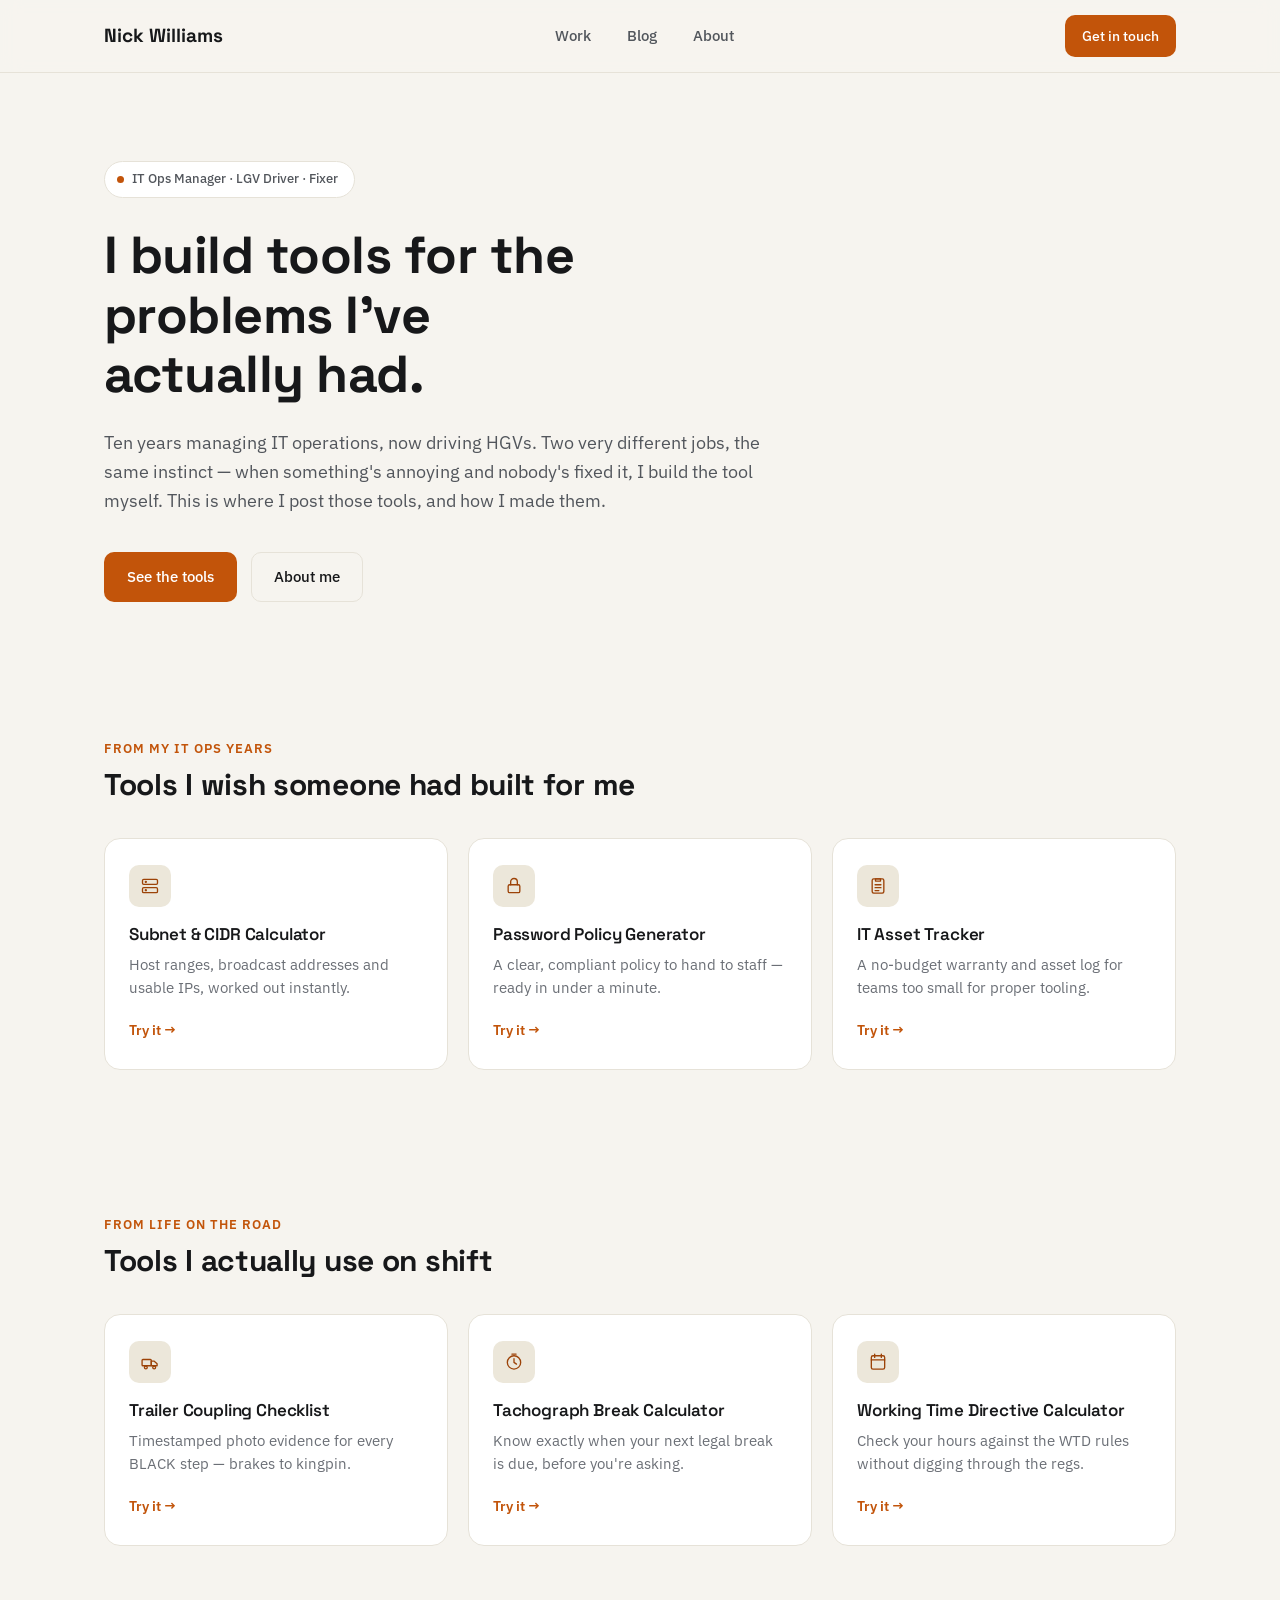
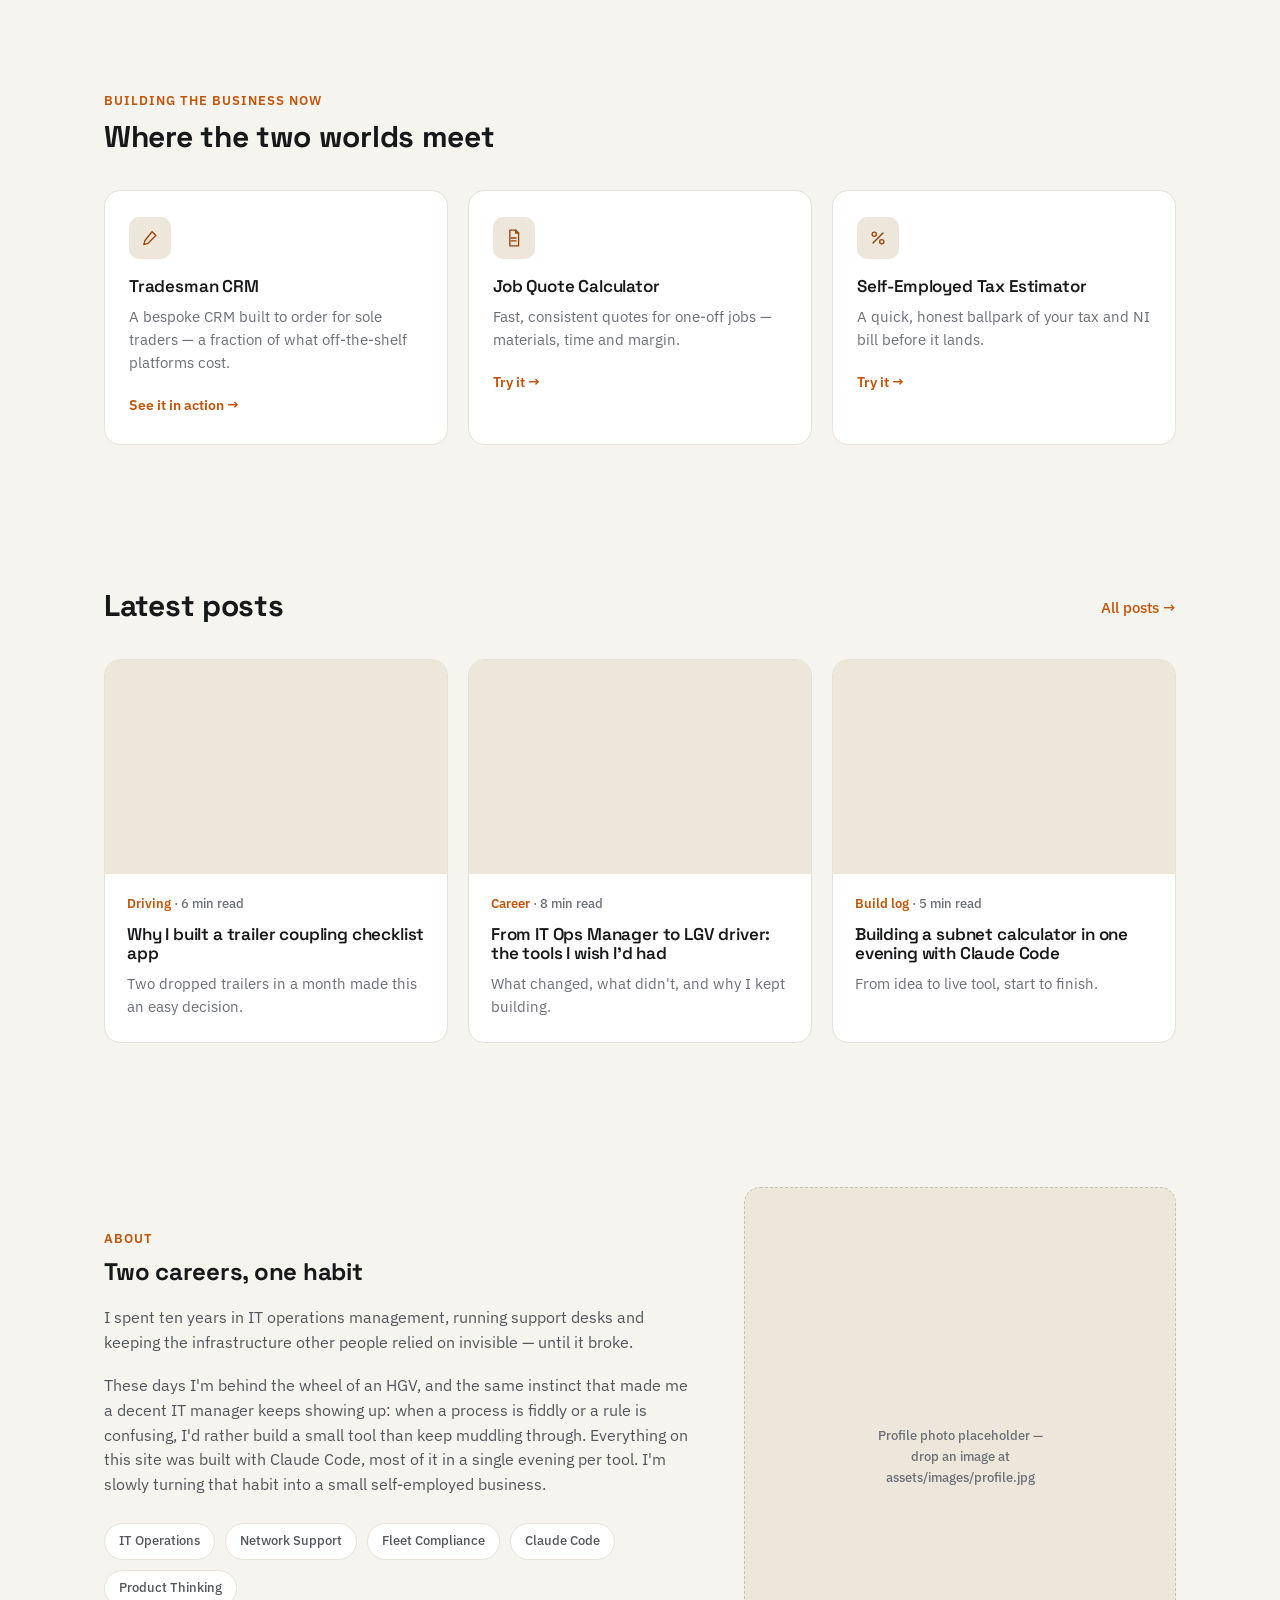
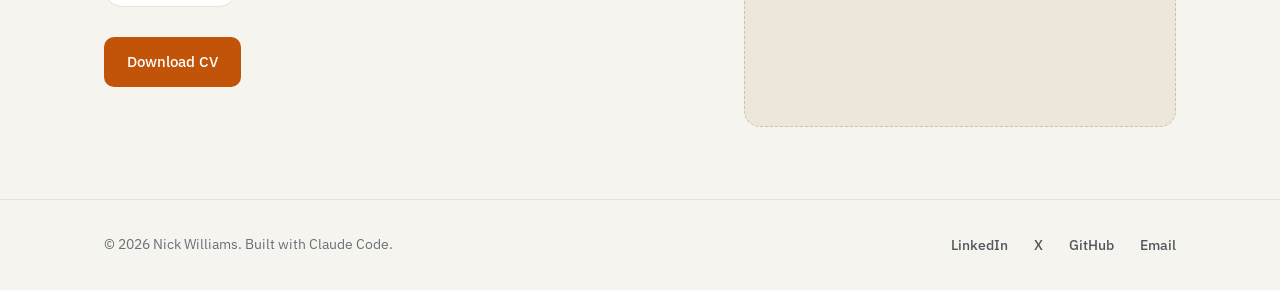
<file: index.html>
<!doctype html>
<html lang="en">
<head>
<meta charset="UTF-8">
<meta name="viewport" content="width=device-width, initial-scale=1">
<title>Nick Williams — IT Ops Manager turned LGV driver, building tools</title>
<meta name="description" content="Tools built from ten years in IT operations and life as an LGV driver — plus the story of building them, one evening at a time.">

<!-- TODO: replace with your real domain once chosen, here and in scripts/build.js's SITE_URL constant -->
<link rel="canonical" href="https://your-domain.example/">

<meta property="og:type" content="website">
<meta property="og:site_name" content="Nick Williams">
<meta property="og:title" content="Nick Williams — tools built from IT Ops and life on the road">
<meta property="og:description" content="Tools built from ten years in IT operations and life as an LGV driver — plus the story of building them, one evening at a time.">
<meta property="og:url" content="https://your-domain.example/">
<meta property="og:image" content="https://your-domain.example/assets/images/profile.jpg">
<meta name="twitter:card" content="summary_large_image">
<meta name="twitter:title" content="Nick Williams — tools built from IT Ops and life on the road">
<meta name="twitter:description" content="Tools built from ten years in IT operations and life as an LGV driver — plus the story of building them, one evening at a time.">
<meta name="twitter:image" content="https://your-domain.example/assets/images/profile.jpg">

<link rel="preconnect" href="https://fonts.googleapis.com">
<link rel="preconnect" href="https://fonts.gstatic.com" crossorigin>
<link href="https://fonts.googleapis.com/css2?family=Space+Grotesk:wght@600;700&family=IBM+Plex+Sans:wght@400;500&display=swap" rel="stylesheet">

<link rel="stylesheet" href="css/style.css">
<link rel="icon" type="image/svg+xml" href="assets/icons/favicon.svg">

<script type="application/ld+json">
{
  "@context": "https://schema.org",
  "@type": "Person",
  "name": "Nick Williams",
  "jobTitle": "LGV Driver & Tool Builder",
  "description": "Ex-IT Operations Manager, now an LGV driver, building tools that solve problems from both careers.",
  "url": "https://your-domain.example/",
  "knowsAbout": ["IT Operations", "Network Support", "Fleet Compliance", "Product Thinking"],
  "sameAs": []
}
</script>
</head>
<body>

<nav class="site-nav">
  <div class="wrap">
    <a href="#" class="brand">Nick Williams</a>
    <ul class="nav-links">
      <li><a href="#work">Work</a></li>
      <li><a href="blog/">Blog</a></li>
      <li><a href="#about">About</a></li>
    </ul>
    <div class="nav-right">
      <!-- TODO: point at a real inbox -->
      <a class="btn btn-primary btn-small" href="mailto:hello@example.com">Get in touch</a>
      <button class="nav-toggle" aria-label="Toggle menu" aria-expanded="false">
        <svg viewBox="0 0 24 24" fill="none" stroke="currentColor" stroke-width="1.8" stroke-linecap="round" aria-hidden="true"><line x1="3" y1="6" x2="21" y2="6"/><line x1="3" y1="12" x2="21" y2="12"/><line x1="3" y1="18" x2="21" y2="18"/></svg>
      </button>
    </div>
  </div>
</nav>

<header class="hero">
  <div class="wrap">
    <span class="pill"><span class="dot"></span>IT Ops Manager · LGV Driver · Fixer</span>
    <h1>I build tools for the problems I've actually had.</h1>
    <p class="lede">Ten years managing IT operations, now driving HGVs. Two very different jobs, the same instinct — when something's annoying and nobody's fixed it, I build the tool myself. This is where I post those tools, and how I made them.</p>
    <div class="actions">
      <a href="#work" class="btn btn-primary">See the tools</a>
      <a href="#about" class="btn btn-secondary">About me</a>
    </div>
  </div>
</header>

<main>

  <section class="tools-section" id="work">
    <div class="wrap">

      <div class="section-head">
        <div>
          <span class="eyebrow">From my IT Ops years</span>
          <h2>Tools I wish someone had built for me</h2>
        </div>
      </div>

      <div class="card-grid">

        <a href="tools/subnet-calculator/" class="tool-card">
          <span class="icon-chip">
            <svg viewBox="0 0 24 24" fill="none" stroke="currentColor" stroke-width="1.6" stroke-linecap="round" stroke-linejoin="round" aria-hidden="true">
              <rect x="3" y="4" width="18" height="6" rx="1.5"/><rect x="3" y="14" width="18" height="6" rx="1.5"/>
              <circle cx="7" cy="7" r="0.6" fill="currentColor"/><circle cx="7" cy="17" r="0.6" fill="currentColor"/>
            </svg>
          </span>
          <h3>Subnet &amp; CIDR Calculator</h3>
          <p>Host ranges, broadcast addresses and usable IPs, worked out instantly.</p>
          <span class="try-link">Try it →</span>
        </a>

        <a href="tools/password-policy-generator/" class="tool-card">
          <span class="icon-chip">
            <svg viewBox="0 0 24 24" fill="none" stroke="currentColor" stroke-width="1.6" stroke-linecap="round" stroke-linejoin="round" aria-hidden="true">
              <rect x="5" y="10.5" width="14" height="9.5" rx="1.8"/><path d="M8 10.5V7a4 4 0 0 1 8 0v3.5"/>
            </svg>
          </span>
          <h3>Password Policy Generator</h3>
          <p>A clear, compliant policy to hand to staff — ready in under a minute.</p>
          <span class="try-link">Try it →</span>
        </a>

        <a href="tools/asset-tracker/" class="tool-card">
          <span class="icon-chip">
            <svg viewBox="0 0 24 24" fill="none" stroke="currentColor" stroke-width="1.6" stroke-linecap="round" stroke-linejoin="round" aria-hidden="true">
              <rect x="5" y="3.5" width="14" height="17" rx="1.8"/><path d="M9 3.5h6v2.6H9z"/><line x1="8.5" y1="10.5" x2="15.5" y2="10.5"/><line x1="8.5" y1="14" x2="15.5" y2="14"/><line x1="8.5" y1="17.5" x2="13" y2="17.5"/>
            </svg>
          </span>
          <h3>IT Asset Tracker</h3>
          <p>A no-budget warranty and asset log for teams too small for proper tooling.</p>
          <span class="try-link">Try it →</span>
        </a>

      </div>
    </div>
  </section>

  <section class="tools-section">
    <div class="wrap">

      <div class="section-head">
        <div>
          <span class="eyebrow">From life on the road</span>
          <h2>Tools I actually use on shift</h2>
        </div>
      </div>

      <div class="card-grid">

        <a href="https://safecouple.app" class="tool-card">
          <span class="icon-chip">
            <svg viewBox="0 0 24 24" fill="none" stroke="currentColor" stroke-width="1.6" stroke-linecap="round" stroke-linejoin="round" aria-hidden="true">
              <rect x="2.5" y="9" width="11" height="7.5" rx="1"/><path d="M13.5 11h3.6l3.4 3v2.5h-7z"/><circle cx="7" cy="18.5" r="1.7"/><circle cx="17" cy="18.5" r="1.7"/>
            </svg>
          </span>
          <h3>Trailer Coupling Checklist</h3>
          <p>Timestamped photo evidence for every BLACK step — brakes to kingpin.</p>
          <span class="try-link">Try it →</span>
        </a>

        <a href="tools/tachograph-calculator/" class="tool-card">
          <span class="icon-chip">
            <svg viewBox="0 0 24 24" fill="none" stroke="currentColor" stroke-width="1.6" stroke-linecap="round" stroke-linejoin="round" aria-hidden="true">
              <circle cx="12" cy="12.5" r="8"/><path d="M12 8v4.5l3 2"/><path d="M9.5 2.5h5"/>
            </svg>
          </span>
          <h3>Tachograph Break Calculator</h3>
          <p>Know exactly when your next legal break is due, before you're asking.</p>
          <span class="try-link">Try it →</span>
        </a>

        <a href="tools/wtd-calculator/" class="tool-card">
          <span class="icon-chip">
            <svg viewBox="0 0 24 24" fill="none" stroke="currentColor" stroke-width="1.6" stroke-linecap="round" stroke-linejoin="round" aria-hidden="true">
              <rect x="4" y="4.5" width="16" height="16" rx="2"/><line x1="4" y1="9.5" x2="20" y2="9.5"/><line x1="8" y1="2.5" x2="8" y2="6.5"/><line x1="16" y1="2.5" x2="16" y2="6.5"/>
            </svg>
          </span>
          <h3>Working Time Directive Calculator</h3>
          <p>Check your hours against the WTD rules without digging through the regs.</p>
          <span class="try-link">Try it →</span>
        </a>

      </div>
    </div>
  </section>

  <section class="tools-section">
    <div class="wrap">

      <div class="section-head">
        <div>
          <span class="eyebrow">Building the business now</span>
          <h2>Where the two worlds meet</h2>
        </div>
      </div>

      <div class="card-grid">

        <a href="tools/tradesman-crm/" class="tool-card">
          <span class="icon-chip">
            <svg viewBox="0 0 24 24" fill="none" stroke="currentColor" stroke-width="1.6" stroke-linecap="round" stroke-linejoin="round" aria-hidden="true">
              <path d="M14.5 4.5 19 9l-9.5 9.5L4.5 20l1.5-5z"/>
            </svg>
          </span>
          <h3>Tradesman CRM</h3>
          <p>A bespoke CRM built to order for sole traders — a fraction of what off-the-shelf platforms cost.</p>
          <span class="try-link">See it in action →</span>
        </a>

        <a href="tools/job-quote-calculator/" class="tool-card">
          <span class="icon-chip">
            <svg viewBox="0 0 24 24" fill="none" stroke="currentColor" stroke-width="1.6" stroke-linecap="round" stroke-linejoin="round" aria-hidden="true">
              <path d="M7 2.5h7l3.5 3.5V21.5h-10.5z"/><path d="M14 2.5V6h3.5"/><line x1="8.5" y1="12" x2="14.5" y2="12"/><line x1="8.5" y1="15.5" x2="14.5" y2="15.5"/>
            </svg>
          </span>
          <h3>Job Quote Calculator</h3>
          <p>Fast, consistent quotes for one-off jobs — materials, time and margin.</p>
          <span class="try-link">Try it →</span>
        </a>

        <a href="tools/tax-estimator/" class="tool-card">
          <span class="icon-chip">
            <svg viewBox="0 0 24 24" fill="none" stroke="currentColor" stroke-width="1.6" stroke-linecap="round" stroke-linejoin="round" aria-hidden="true">
              <circle cx="7.5" cy="7.5" r="2.5"/><circle cx="16.5" cy="16.5" r="2.5"/><line x1="6" y1="18" x2="18" y2="6"/>
            </svg>
          </span>
          <h3>Self-Employed Tax Estimator</h3>
          <p>A quick, honest ballpark of your tax and NI bill before it lands.</p>
          <span class="try-link">Try it →</span>
        </a>

      </div>
    </div>
  </section>

  <section id="blog">
    <div class="wrap">
      <div class="section-head">
        <h2>Latest posts</h2>
        <a href="blog/" class="head-link">All posts →</a>
      </div>

      <!-- LATEST_POSTS_START: regenerated by scripts/build.js from posts/*.md, do not hand-edit -->
      <div class="blog-grid">

        <a href="blog/why-i-built-a-trailer-coupling-checklist-app.html" class="post-card">
          <div class="post-thumb"></div>
          <div class="post-body">
            <p class="post-meta"><span class="cat">Driving</span> · 6 min read</p>
            <h3>Why I built a trailer coupling checklist app</h3>
            <p class="excerpt">Two dropped trailers in a month made this an easy decision.</p>
          </div>
        </a>

        <a href="blog/it-ops-manager-to-lgv-driver.html" class="post-card">
          <div class="post-thumb"></div>
          <div class="post-body">
            <p class="post-meta"><span class="cat">Career</span> · 8 min read</p>
            <h3>From IT Ops Manager to LGV driver: the tools I wish I'd had</h3>
            <p class="excerpt">What changed, what didn't, and why I kept building.</p>
          </div>
        </a>

        <a href="blog/subnet-calculator-build-log.html" class="post-card">
          <div class="post-thumb"></div>
          <div class="post-body">
            <p class="post-meta"><span class="cat">Build log</span> · 5 min read</p>
            <h3>Building a subnet calculator in one evening with Claude Code</h3>
            <p class="excerpt">From idea to live tool, start to finish.</p>
          </div>
        </a>

      </div>
      <!-- LATEST_POSTS_END -->

    </div>
  </section>

  <section id="about">
    <div class="wrap">
      <div class="about-grid">
        <div class="about-copy">
          <span class="eyebrow">About</span>
          <h2 style="margin-bottom: 20px;">Two careers, one habit</h2>
          <p>I spent ten years in IT operations management, running support desks and keeping the infrastructure other people relied on invisible — until it broke.</p>
          <p>These days I'm behind the wheel of an HGV, and the same instinct that made me a decent IT manager keeps showing up: when a process is fiddly or a rule is confusing, I'd rather build a small tool than keep muddling through. Everything on this site was built with Claude Code, most of it in a single evening per tool. I'm slowly turning that habit into a small self-employed business.</p>

          <div class="skill-tags">
            <span class="skill-tag">IT Operations</span>
            <span class="skill-tag">Network Support</span>
            <span class="skill-tag">Fleet Compliance</span>
            <span class="skill-tag">Claude Code</span>
            <span class="skill-tag">Product Thinking</span>
          </div>

          <!-- TODO: replace with a real CV file at assets/cv/nick-williams-cv.pdf -->
          <a href="assets/cv/nick-williams-cv.pdf" class="btn btn-primary" download>Download CV</a>
        </div>

        <!-- TODO: replace with a real photo at assets/images/profile.jpg -->
        <div class="about-image">
          <span>Profile photo placeholder — drop an image at assets/images/profile.jpg</span>
        </div>
      </div>
    </div>
  </section>

</main>

<footer class="site-footer">
  <div class="wrap">
    <p class="copyright">© <span id="year">2026</span> Nick Williams. Built with Claude Code.</p>
    <ul class="footer-links">
      <li><a href="#">LinkedIn</a></li>
      <li><a href="#">X</a></li>
      <li><a href="#">GitHub</a></li>
      <li><a href="mailto:hello@example.com">Email</a></li>
    </ul>
  </div>
</footer>

<script src="js/main.js"></script>
</body>
</html>
</file>
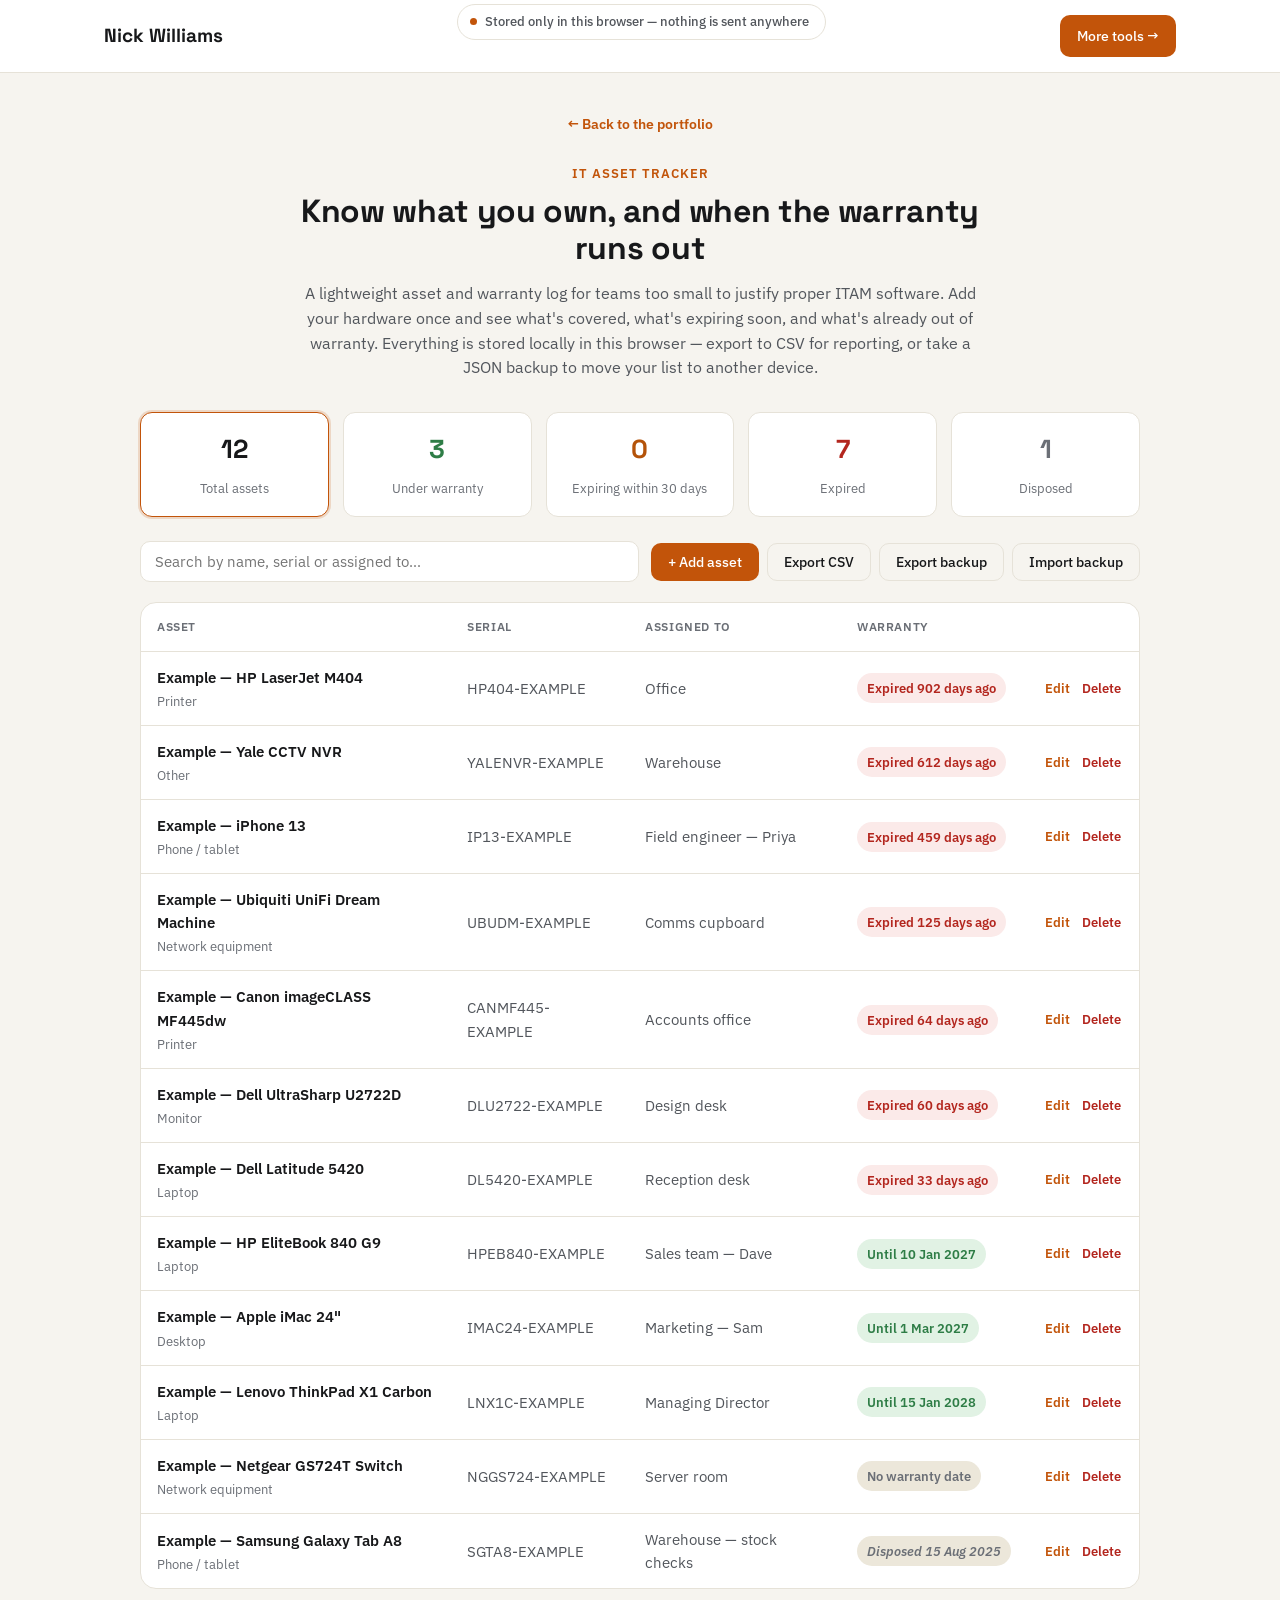
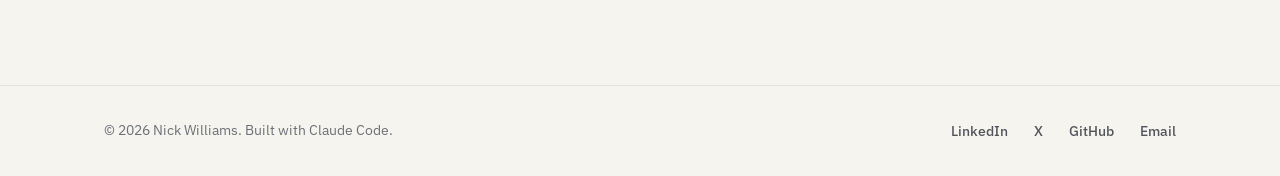
<file: tools/asset-tracker/index.html>
<!doctype html>
<html lang="en">
<head>
<meta charset="UTF-8">
<meta name="viewport" content="width=device-width, initial-scale=1">
<title>IT Asset Tracker — Nick Williams</title>
<meta name="description" content="Track hardware, warranty dates and who has what — stored in your browser, exportable to CSV, no account or database required.">

<!-- TODO: update once a custom domain is live -->
<link rel="canonical" href="https://your-domain.example/tools/asset-tracker/">
<meta property="og:type" content="website">
<meta property="og:site_name" content="Nick Williams">
<meta property="og:title" content="IT Asset Tracker">
<meta property="og:description" content="Track hardware, warranty dates and who has what — stored in your browser, exportable to CSV, no account or database required.">
<meta property="og:url" content="https://your-domain.example/tools/asset-tracker/">
<meta name="twitter:card" content="summary">
<meta name="twitter:title" content="IT Asset Tracker">
<meta name="twitter:description" content="Track hardware, warranty dates and who has what — stored in your browser, exportable to CSV, no account or database required.">

<link rel="preconnect" href="https://fonts.googleapis.com">
<link rel="preconnect" href="https://fonts.gstatic.com" crossorigin>
<link href="https://fonts.googleapis.com/css2?family=Space+Grotesk:wght@600;700&family=IBM+Plex+Sans:wght@400;500&display=swap" rel="stylesheet">

<link rel="stylesheet" href="../../css/style.css">
<link rel="stylesheet" href="asset.css">
<link rel="icon" type="image/svg+xml" href="../../assets/icons/favicon.svg">
</head>
<body>

<header class="tool-topbar">
  <div class="wrap tool-topbar-inner">
    <a href="../../" class="brand">Nick Williams</a>
    <span class="pill tool-live-pill"><span class="dot"></span>Stored only in this browser — nothing is sent anywhere</span>
    <a class="btn btn-primary btn-small" href="../../#work">More tools →</a>
  </div>
</header>

<main class="wrap asset-shell">

  <div class="asset-intro">
    <a href="../../#work" class="back-link">← Back to the portfolio</a>
    <span class="eyebrow">IT Asset Tracker</span>
    <h1>Know what you own, and when the warranty runs out</h1>
    <p class="lede">A lightweight asset and warranty log for teams too small to justify proper ITAM software. Add your hardware once and see what's covered, what's expiring soon, and what's already out of warranty. Everything is stored locally in this browser — export to CSV for reporting, or take a JSON backup to move your list to another device.</p>
  </div>

  <div class="asset-stats" id="asset-stats">
    <button type="button" class="asset-stat" data-filter="all">
      <span class="asset-stat-value" id="stat-total">0</span>
      <span class="asset-stat-label">Total assets</span>
    </button>
    <button type="button" class="asset-stat ok" data-filter="ok">
      <span class="asset-stat-value" id="stat-ok">0</span>
      <span class="asset-stat-label">Under warranty</span>
    </button>
    <button type="button" class="asset-stat warn" data-filter="warn">
      <span class="asset-stat-value" id="stat-expiring">0</span>
      <span class="asset-stat-label">Expiring within 30 days</span>
    </button>
    <button type="button" class="asset-stat bad" data-filter="bad">
      <span class="asset-stat-value" id="stat-expired">0</span>
      <span class="asset-stat-label">Expired</span>
    </button>
    <button type="button" class="asset-stat disposed" data-filter="disposed">
      <span class="asset-stat-value" id="stat-disposed">0</span>
      <span class="asset-stat-label">Disposed</span>
    </button>
  </div>

  <div class="asset-toolbar">
    <input type="search" class="asset-search" id="search-input" placeholder="Search by name, serial or assigned to…">
    <div class="asset-toolbar-actions">
      <button type="button" class="btn btn-primary btn-small" id="add-asset-btn">+ Add asset</button>
      <button type="button" class="btn btn-secondary btn-small" id="export-csv-btn">Export CSV</button>
      <button type="button" class="btn btn-secondary btn-small" id="export-backup-btn">Export backup</button>
      <button type="button" class="btn btn-secondary btn-small" id="import-backup-btn">Import backup</button>
      <input type="file" id="import-file-input" accept="application/json" hidden>
    </div>
  </div>

  <form class="asset-card asset-form" id="asset-form" hidden>
    <input type="hidden" id="asset-id">
    <div class="asset-form-grid">
      <div class="asset-field-group">
        <label for="asset-name">Name / description</label>
        <input type="text" id="asset-name" placeholder="Dell Latitude 5420" required>
      </div>
      <div class="asset-field-group">
        <label for="asset-category">Category</label>
        <select id="asset-category">
          <option>Laptop</option>
          <option>Desktop</option>
          <option>Monitor</option>
          <option>Phone / tablet</option>
          <option>Printer</option>
          <option>Network equipment</option>
          <option>Other</option>
        </select>
      </div>
      <div class="asset-field-group">
        <label for="asset-serial">Serial / asset number</label>
        <input type="text" id="asset-serial" placeholder="Optional">
      </div>
      <div class="asset-field-group">
        <label for="asset-assigned">Assigned to / location</label>
        <input type="text" id="asset-assigned" placeholder="Optional">
      </div>
      <div class="asset-field-group">
        <label for="asset-purchase-date">Purchase date</label>
        <input type="date" id="asset-purchase-date">
      </div>
      <div class="asset-field-group">
        <label for="asset-warranty-date">Warranty expiry</label>
        <input type="date" id="asset-warranty-date">
      </div>
      <div class="asset-field-group">
        <label for="asset-disposal-date">Disposal date</label>
        <input type="date" id="asset-disposal-date">
      </div>
      <div class="asset-field-group full">
        <label for="asset-notes">Notes</label>
        <textarea id="asset-notes" placeholder="Optional"></textarea>
      </div>
    </div>
    <div class="asset-form-actions">
      <button type="submit" class="btn btn-primary btn-small" id="save-asset-btn">Add asset</button>
      <button type="button" class="btn btn-secondary btn-small" id="cancel-edit-btn">Cancel</button>
    </div>
  </form>

  <div class="asset-table-wrap">
    <table class="asset-table" id="asset-table">
      <thead>
        <tr>
          <th>Asset</th>
          <th>Serial</th>
          <th>Assigned to</th>
          <th>Warranty</th>
          <th></th>
        </tr>
      </thead>
      <tbody id="asset-table-body"></tbody>
    </table>
    <p class="asset-empty" id="asset-empty" hidden></p>
  </div>

</main>

<footer class="site-footer">
  <div class="wrap">
    <p class="copyright">© <span id="year">2026</span> Nick Williams. Built with Claude Code.</p>
    <ul class="footer-links">
      <li><a href="#">LinkedIn</a></li>
      <li><a href="#">X</a></li>
      <li><a href="#">GitHub</a></li>
      <li><a href="mailto:hello@example.com">Email</a></li>
    </ul>
  </div>
</footer>

<script src="../../js/main.js"></script>
<script src="asset.js"></script>
</body>
</html>
</file>
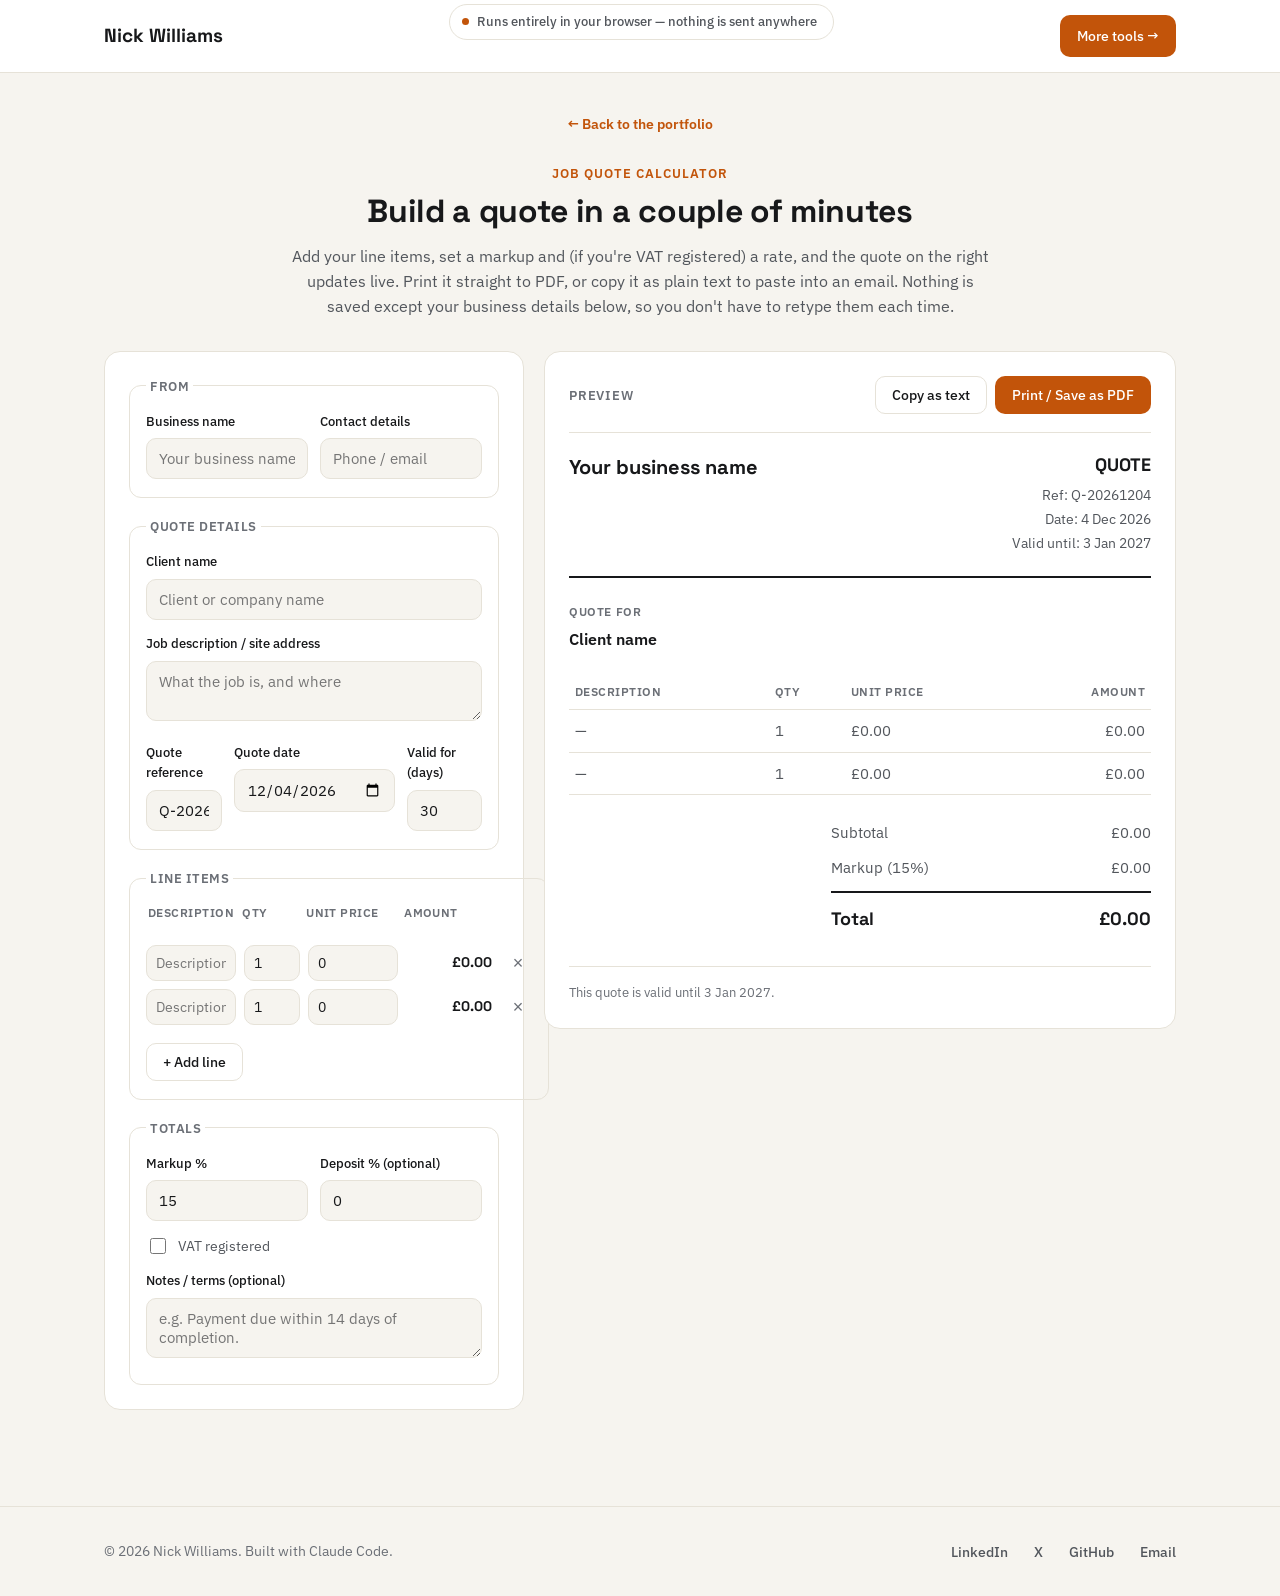
<file: tools/job-quote-calculator/index.html>
<!doctype html>
<html lang="en">
<head>
<meta charset="UTF-8">
<meta name="viewport" content="width=device-width, initial-scale=1">
<title>Job Quote Calculator — Nick Williams</title>
<meta name="description" content="Build a clean, consistent quote for a one-off job — line items, markup, VAT and deposit — ready to print, save as PDF, or copy as text.">

<!-- TODO: update once a custom domain is live -->
<link rel="canonical" href="https://your-domain.example/tools/job-quote-calculator/">
<meta property="og:type" content="website">
<meta property="og:site_name" content="Nick Williams">
<meta property="og:title" content="Job Quote Calculator">
<meta property="og:description" content="Build a clean, consistent quote for a one-off job — line items, markup, VAT and deposit — ready to print, save as PDF, or copy as text.">
<meta property="og:url" content="https://your-domain.example/tools/job-quote-calculator/">
<meta name="twitter:card" content="summary">
<meta name="twitter:title" content="Job Quote Calculator">
<meta name="twitter:description" content="Build a clean, consistent quote for a one-off job — line items, markup, VAT and deposit — ready to print, save as PDF, or copy as text.">

<link rel="preconnect" href="https://fonts.googleapis.com">
<link rel="preconnect" href="https://fonts.gstatic.com" crossorigin>
<link href="https://fonts.googleapis.com/css2?family=Space+Grotesk:wght@600;700&family=IBM+Plex+Sans:wght@400;500&display=swap" rel="stylesheet">

<link rel="stylesheet" href="../../css/style.css">
<link rel="stylesheet" href="quote.css">
<link rel="icon" type="image/svg+xml" href="../../assets/icons/favicon.svg">
</head>
<body>

<header class="tool-topbar no-print">
  <div class="wrap tool-topbar-inner">
    <a href="../../" class="brand">Nick Williams</a>
    <span class="pill tool-live-pill"><span class="dot"></span>Runs entirely in your browser — nothing is sent anywhere</span>
    <a class="btn btn-primary btn-small" href="../../#work">More tools →</a>
  </div>
</header>

<main class="wrap quote-shell">

  <div class="quote-intro no-print">
    <a href="../../#work" class="back-link">← Back to the portfolio</a>
    <span class="eyebrow">Job Quote Calculator</span>
    <h1>Build a quote in a couple of minutes</h1>
    <p class="lede">Add your line items, set a markup and (if you're VAT registered) a rate, and the quote on the right updates live. Print it straight to PDF, or copy it as plain text to paste into an email. Nothing is saved except your business details below, so you don't have to retype them each time.</p>
  </div>

  <div class="quote-layout">

    <form class="quote-card quote-form no-print" id="quote-form">

      <fieldset class="quote-fieldset">
        <legend>From</legend>
        <div class="quote-field-row">
          <div class="quote-field-group">
            <label for="business-name">Business name</label>
            <input type="text" id="business-name" placeholder="Your business name">
          </div>
          <div class="quote-field-group">
            <label for="business-contact">Contact details</label>
            <input type="text" id="business-contact" placeholder="Phone / email">
          </div>
        </div>
      </fieldset>

      <fieldset class="quote-fieldset">
        <legend>Quote details</legend>
        <div class="quote-field-group">
          <label for="client-name">Client name</label>
          <input type="text" id="client-name" placeholder="Client or company name">
        </div>
        <div class="quote-field-group">
          <label for="job-description">Job description / site address</label>
          <textarea id="job-description" placeholder="What the job is, and where"></textarea>
        </div>
        <div class="quote-field-row cols-3">
          <div class="quote-field-group">
            <label for="quote-ref">Quote reference</label>
            <input type="text" id="quote-ref">
          </div>
          <div class="quote-field-group">
            <label for="quote-date">Quote date</label>
            <input type="date" id="quote-date">
          </div>
          <div class="quote-field-group">
            <label for="valid-days">Valid for (days)</label>
            <input type="number" id="valid-days" min="1" max="365" value="30">
          </div>
        </div>
      </fieldset>

      <fieldset class="quote-fieldset">
        <legend>Line items</legend>
        <div class="quote-lines-head">
          <span>Description</span>
          <span>Qty</span>
          <span>Unit price</span>
          <span>Amount</span>
          <span></span>
        </div>
        <div class="quote-lines" id="quote-lines"></div>
        <button type="button" class="btn btn-secondary btn-small" id="add-line-btn">+ Add line</button>
      </fieldset>

      <fieldset class="quote-fieldset">
        <legend>Totals</legend>
        <div class="quote-field-row">
          <div class="quote-field-group">
            <label for="markup-percent">Markup %</label>
            <input type="number" id="markup-percent" min="0" max="500" step="0.5" value="15">
          </div>
          <div class="quote-field-group">
            <label for="deposit-percent">Deposit % (optional)</label>
            <input type="number" id="deposit-percent" min="0" max="100" step="5" value="0">
          </div>
        </div>
        <label class="quote-check"><input type="checkbox" id="vat-enabled"> VAT registered</label>
        <div class="quote-field-group" id="vat-rate-group" hidden>
          <label for="vat-percent">VAT rate %</label>
          <input type="number" id="vat-percent" min="0" max="100" step="0.5" value="20">
        </div>
        <div class="quote-field-group">
          <label for="quote-notes">Notes / terms (optional)</label>
          <textarea id="quote-notes" placeholder="e.g. Payment due within 14 days of completion."></textarea>
        </div>
      </fieldset>

    </form>

    <div class="quote-card quote-preview-card">
      <div class="quote-preview-header no-print">
        <span class="quote-preview-label">Preview</span>
        <div class="quote-preview-actions">
          <button type="button" class="btn btn-secondary btn-small" id="copy-quote-btn">Copy as text</button>
          <button type="button" class="btn btn-primary btn-small" id="print-quote-btn">Print / Save as PDF</button>
        </div>
      </div>
      <div class="quote-preview" id="quote-preview"></div>
    </div>

  </div>

</main>

<footer class="site-footer no-print">
  <div class="wrap">
    <p class="copyright">© <span id="year">2026</span> Nick Williams. Built with Claude Code.</p>
    <ul class="footer-links">
      <li><a href="#">LinkedIn</a></li>
      <li><a href="#">X</a></li>
      <li><a href="#">GitHub</a></li>
      <li><a href="mailto:hello@example.com">Email</a></li>
    </ul>
  </div>
</footer>

<script src="../../js/main.js"></script>
<script src="quote.js"></script>
</body>
</html>
</file>
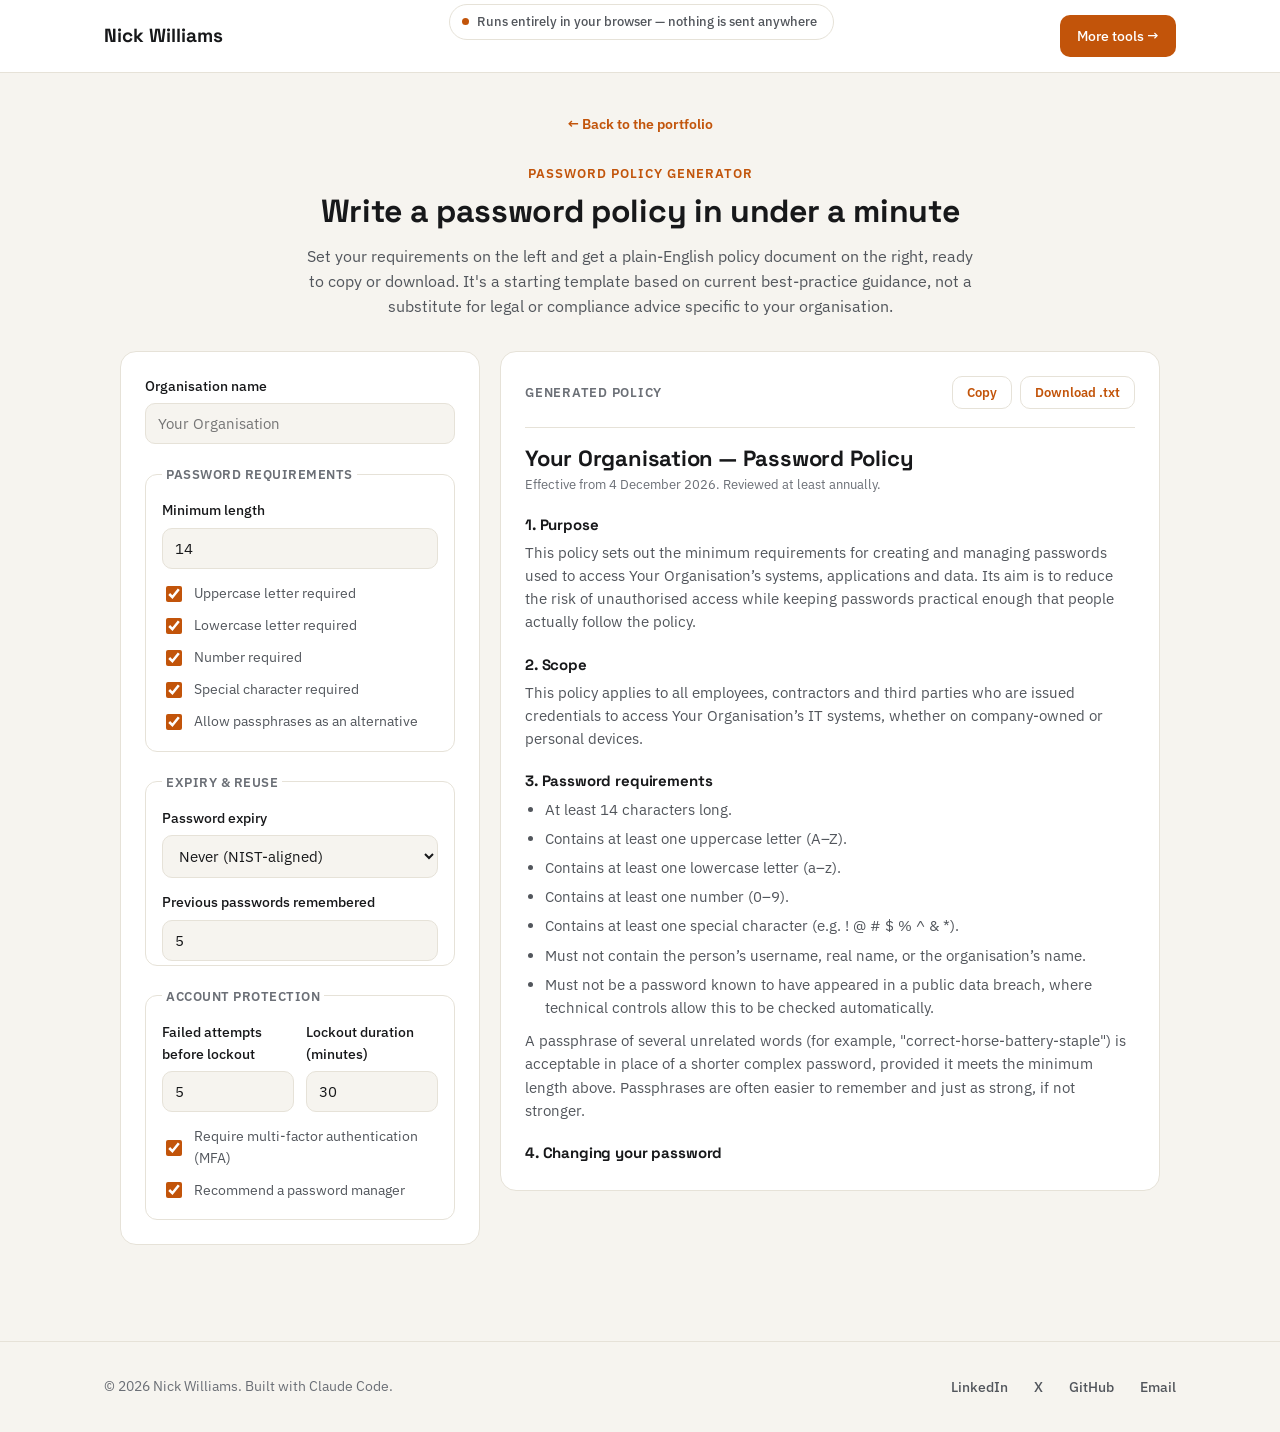
<file: tools/password-policy-generator/index.html>
<!doctype html>
<html lang="en">
<head>
<meta charset="UTF-8">
<meta name="viewport" content="width=device-width, initial-scale=1">
<title>Password Policy Generator — Nick Williams</title>
<meta name="description" content="Generate a clear, practical password policy for your organisation — requirements, expiry, lockout and MFA, ready to copy or download in under a minute.">

<!-- TODO: update once a custom domain is live -->
<link rel="canonical" href="https://your-domain.example/tools/password-policy-generator/">
<meta property="og:type" content="website">
<meta property="og:site_name" content="Nick Williams">
<meta property="og:title" content="Password Policy Generator">
<meta property="og:description" content="Generate a clear, practical password policy for your organisation — requirements, expiry, lockout and MFA, ready to copy or download in under a minute.">
<meta property="og:url" content="https://your-domain.example/tools/password-policy-generator/">
<meta name="twitter:card" content="summary">
<meta name="twitter:title" content="Password Policy Generator">
<meta name="twitter:description" content="Generate a clear, practical password policy for your organisation — requirements, expiry, lockout and MFA, ready to copy or download in under a minute.">

<link rel="preconnect" href="https://fonts.googleapis.com">
<link rel="preconnect" href="https://fonts.gstatic.com" crossorigin>
<link href="https://fonts.googleapis.com/css2?family=Space+Grotesk:wght@600;700&family=IBM+Plex+Sans:wght@400;500&display=swap" rel="stylesheet">

<link rel="stylesheet" href="../../css/style.css">
<link rel="stylesheet" href="policy.css">
<link rel="icon" type="image/svg+xml" href="../../assets/icons/favicon.svg">
</head>
<body>

<header class="tool-topbar">
  <div class="wrap tool-topbar-inner">
    <a href="../../" class="brand">Nick Williams</a>
    <span class="pill tool-live-pill"><span class="dot"></span>Runs entirely in your browser — nothing is sent anywhere</span>
    <a class="btn btn-primary btn-small" href="../../#work">More tools →</a>
  </div>
</header>

<main class="wrap policy-shell">

  <div class="policy-intro">
    <a href="../../#work" class="back-link">← Back to the portfolio</a>
    <span class="eyebrow">Password Policy Generator</span>
    <h1>Write a password policy in under a minute</h1>
    <p class="lede">Set your requirements on the left and get a plain-English policy document on the right, ready to copy or download. It's a starting template based on current best-practice guidance, not a substitute for legal or compliance advice specific to your organisation.</p>
  </div>

  <div class="policy-layout">

    <form class="policy-card policy-form" id="policy-form">

      <div class="policy-field-group">
        <label for="org-name">Organisation name</label>
        <input type="text" id="org-name" placeholder="Your Organisation" autocomplete="off">
      </div>

      <fieldset class="policy-fieldset">
        <legend>Password requirements</legend>

        <div class="policy-field-group">
          <label for="min-length">Minimum length</label>
          <input type="number" id="min-length" min="8" max="64" value="14">
        </div>

        <div class="policy-checks">
          <label class="policy-check"><input type="checkbox" id="require-upper" checked> Uppercase letter required</label>
          <label class="policy-check"><input type="checkbox" id="require-lower" checked> Lowercase letter required</label>
          <label class="policy-check"><input type="checkbox" id="require-number" checked> Number required</label>
          <label class="policy-check"><input type="checkbox" id="require-symbol" checked> Special character required</label>
          <label class="policy-check"><input type="checkbox" id="encourage-passphrase" checked> Allow passphrases as an alternative</label>
        </div>
      </fieldset>

      <fieldset class="policy-fieldset">
        <legend>Expiry &amp; reuse</legend>

        <div class="policy-field-group">
          <label for="expiry">Password expiry</label>
          <select id="expiry">
            <option value="never" selected>Never (NIST-aligned)</option>
            <option value="90">Every 90 days</option>
            <option value="180">Every 180 days</option>
            <option value="365">Every 365 days</option>
          </select>
        </div>

        <div class="policy-field-group">
          <label for="history-count">Previous passwords remembered</label>
          <input type="number" id="history-count" min="0" max="24" value="5">
        </div>
      </fieldset>

      <fieldset class="policy-fieldset">
        <legend>Account protection</legend>

        <div class="policy-field-group policy-field-row">
          <div>
            <label for="lockout-threshold">Failed attempts before lockout</label>
            <input type="number" id="lockout-threshold" min="1" max="20" value="5">
          </div>
          <div>
            <label for="lockout-duration">Lockout duration (minutes)</label>
            <input type="number" id="lockout-duration" min="1" max="1440" value="30">
          </div>
        </div>

        <div class="policy-checks">
          <label class="policy-check"><input type="checkbox" id="require-mfa" checked> Require multi-factor authentication (MFA)</label>
          <label class="policy-check"><input type="checkbox" id="recommend-manager" checked> Recommend a password manager</label>
        </div>
      </fieldset>

    </form>

    <div class="policy-card policy-preview-card">
      <div class="policy-preview-header">
        <span class="policy-preview-label">Generated policy</span>
        <div class="policy-preview-actions">
          <button type="button" class="copy-btn" id="copy-policy-btn">Copy</button>
          <button type="button" class="copy-btn" id="download-policy-btn">Download .txt</button>
        </div>
      </div>
      <div class="policy-preview" id="policy-preview"></div>
    </div>

  </div>

</main>

<footer class="site-footer">
  <div class="wrap">
    <p class="copyright">© <span id="year">2026</span> Nick Williams. Built with Claude Code.</p>
    <ul class="footer-links">
      <li><a href="#">LinkedIn</a></li>
      <li><a href="#">X</a></li>
      <li><a href="#">GitHub</a></li>
      <li><a href="mailto:hello@example.com">Email</a></li>
    </ul>
  </div>
</footer>

<script src="../../js/main.js"></script>
<script src="policy.js"></script>
</body>
</html>
</file>
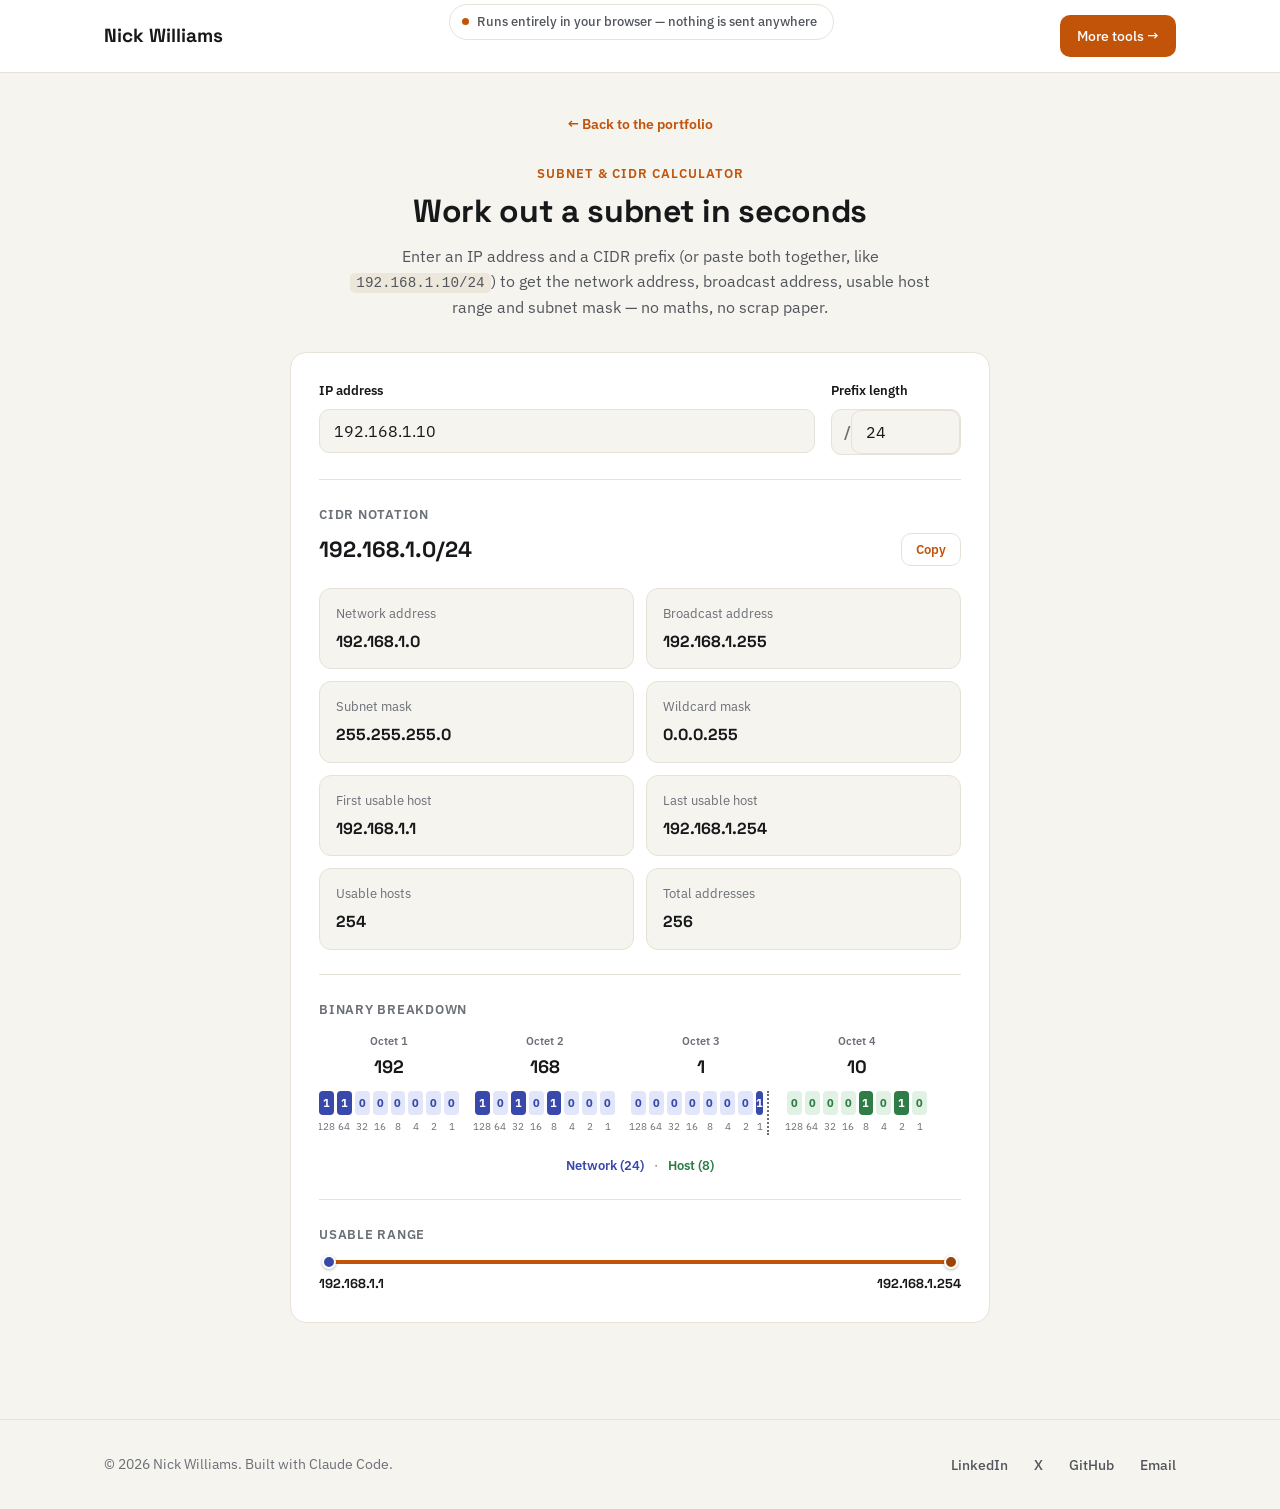
<file: tools/subnet-calculator/index.html>
<!doctype html>
<html lang="en">
<head>
<meta charset="UTF-8">
<meta name="viewport" content="width=device-width, initial-scale=1">
<title>Subnet &amp; CIDR Calculator — Nick Williams</title>
<meta name="description" content="Work out the network address, broadcast address, usable host range and subnet mask from an IP and CIDR prefix — instantly, in the browser.">

<!-- TODO: update once a custom domain is live -->
<link rel="canonical" href="https://your-domain.example/tools/subnet-calculator/">
<meta property="og:type" content="website">
<meta property="og:site_name" content="Nick Williams">
<meta property="og:title" content="Subnet & CIDR Calculator">
<meta property="og:description" content="Work out the network address, broadcast address, usable host range and subnet mask from an IP and CIDR prefix — instantly, in the browser.">
<meta property="og:url" content="https://your-domain.example/tools/subnet-calculator/">
<meta name="twitter:card" content="summary">
<meta name="twitter:title" content="Subnet & CIDR Calculator">
<meta name="twitter:description" content="Work out the network address, broadcast address, usable host range and subnet mask from an IP and CIDR prefix — instantly, in the browser.">

<link rel="preconnect" href="https://fonts.googleapis.com">
<link rel="preconnect" href="https://fonts.gstatic.com" crossorigin>
<link href="https://fonts.googleapis.com/css2?family=Space+Grotesk:wght@600;700&family=IBM+Plex+Sans:wght@400;500&display=swap" rel="stylesheet">

<link rel="stylesheet" href="../../css/style.css">
<link rel="stylesheet" href="subnet.css">
<link rel="icon" type="image/svg+xml" href="../../assets/icons/favicon.svg">
</head>
<body>

<header class="tool-topbar">
  <div class="wrap tool-topbar-inner">
    <a href="../../" class="brand">Nick Williams</a>
    <span class="pill tool-live-pill"><span class="dot"></span>Runs entirely in your browser — nothing is sent anywhere</span>
    <a class="btn btn-primary btn-small" href="../../#work">More tools →</a>
  </div>
</header>

<main class="wrap subnet-shell">

  <div class="subnet-intro">
    <a href="../../#work" class="back-link">← Back to the portfolio</a>
    <span class="eyebrow">Subnet &amp; CIDR Calculator</span>
    <h1>Work out a subnet in seconds</h1>
    <p class="lede">Enter an IP address and a CIDR prefix (or paste both together, like <code>192.168.1.10/24</code>) to get the network address, broadcast address, usable host range and subnet mask — no maths, no scrap paper.</p>
  </div>

  <div class="subnet-card">
    <form class="subnet-form" id="subnet-form" novalidate>
      <div class="field field-ip">
        <label for="ip-input">IP address</label>
        <input type="text" id="ip-input" name="ip" inputmode="decimal" autocomplete="off" spellcheck="false" placeholder="192.168.1.10" value="192.168.1.10">
      </div>
      <div class="field field-prefix">
        <label for="prefix-input">Prefix length</label>
        <div class="prefix-input-wrap">
          <span class="prefix-slash">/</span>
          <input type="number" id="prefix-input" name="prefix" min="0" max="32" step="1" value="24">
        </div>
      </div>
    </form>

    <p class="subnet-error" id="subnet-error" role="alert" hidden></p>

    <div class="subnet-results" id="subnet-results">
      <div class="cidr-summary">
        <span class="cidr-summary-label">CIDR notation</span>
        <div class="cidr-summary-row">
          <span class="cidr-summary-value" id="cidr-summary-value">—</span>
          <button type="button" class="copy-btn" id="copy-btn">Copy</button>
        </div>
      </div>

      <div class="stat-grid">
        <div class="stat-item">
          <span class="stat-label">Network address</span>
          <span class="stat-value" id="stat-network">—</span>
        </div>
        <div class="stat-item">
          <span class="stat-label">Broadcast address</span>
          <span class="stat-value" id="stat-broadcast">—</span>
        </div>
        <div class="stat-item">
          <span class="stat-label">Subnet mask</span>
          <span class="stat-value" id="stat-mask">—</span>
        </div>
        <div class="stat-item">
          <span class="stat-label">Wildcard mask</span>
          <span class="stat-value" id="stat-wildcard">—</span>
        </div>
        <div class="stat-item">
          <span class="stat-label">First usable host</span>
          <span class="stat-value" id="stat-first">—</span>
        </div>
        <div class="stat-item">
          <span class="stat-label">Last usable host</span>
          <span class="stat-value" id="stat-last">—</span>
        </div>
        <div class="stat-item">
          <span class="stat-label">Usable hosts</span>
          <span class="stat-value" id="stat-usable">—</span>
        </div>
        <div class="stat-item">
          <span class="stat-label">Total addresses</span>
          <span class="stat-value" id="stat-total">—</span>
        </div>
      </div>

      <div class="binary-view">
        <span class="binary-view-label">Binary breakdown</span>
        <div class="binary-octets" id="binary-octets"></div>
        <div class="binary-boundary-labels" id="binary-boundary-labels"></div>
      </div>

      <div class="range-block">
        <span class="range-block-label">Usable range</span>
        <div class="range-track">
          <div class="range-track-fill" id="range-fill"></div>
          <span class="range-dot range-dot-start" id="range-dot-start"></span>
          <span class="range-dot range-dot-end" id="range-dot-end"></span>
        </div>
        <div class="range-endpoints">
          <span id="range-label-start">—</span>
          <span id="range-label-end">—</span>
        </div>
      </div>

      <p class="subnet-note" id="subnet-note" hidden></p>
    </div>
  </div>

</main>

<footer class="site-footer">
  <div class="wrap">
    <p class="copyright">© <span id="year">2026</span> Nick Williams. Built with Claude Code.</p>
    <ul class="footer-links">
      <li><a href="#">LinkedIn</a></li>
      <li><a href="#">X</a></li>
      <li><a href="#">GitHub</a></li>
      <li><a href="mailto:hello@example.com">Email</a></li>
    </ul>
  </div>
</footer>

<script src="../../js/main.js"></script>
<script src="subnet.js"></script>
</body>
</html>
</file>
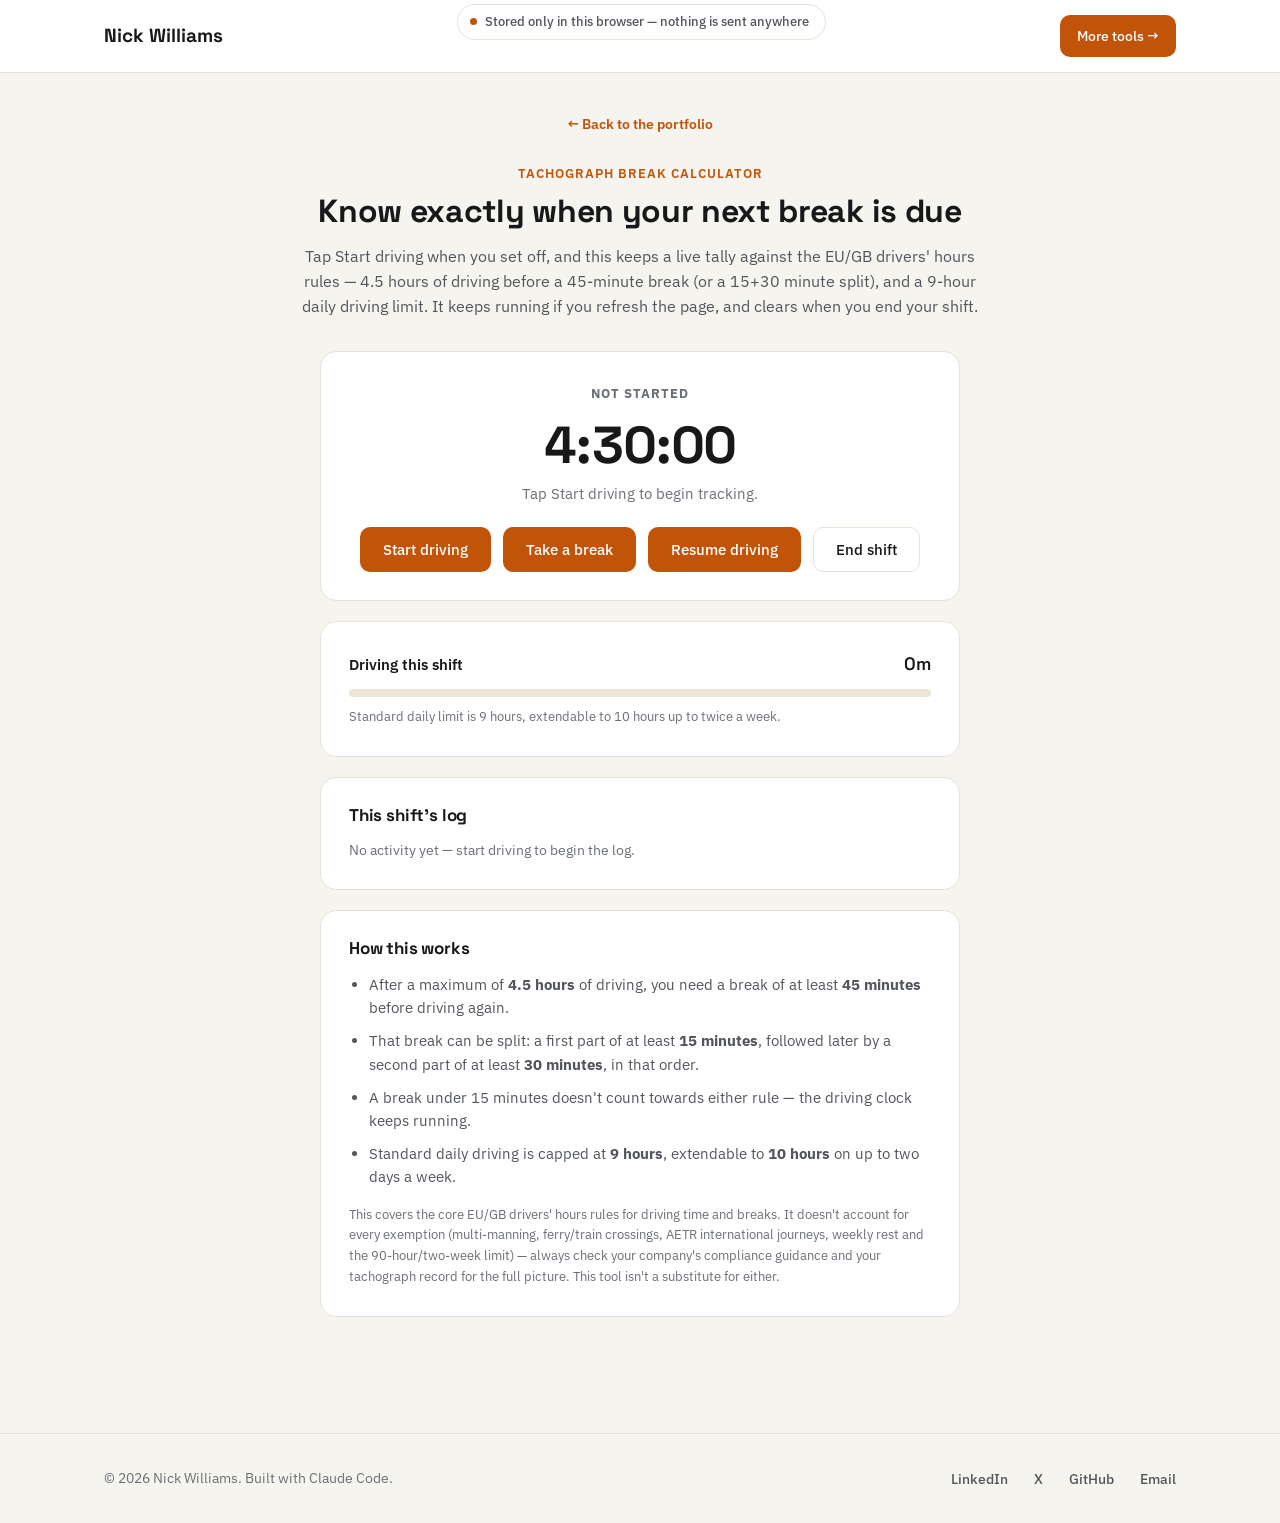
<file: tools/tachograph-calculator/index.html>
<!doctype html>
<html lang="en">
<head>
<meta charset="UTF-8">
<meta name="viewport" content="width=device-width, initial-scale=1">
<title>Tachograph Break Calculator — Nick Williams</title>
<meta name="description" content="Track your driving time live and know exactly when your next legal break is due — EU/GB drivers' hours rules, right in your browser.">

<!-- TODO: update once a custom domain is live -->
<link rel="canonical" href="https://your-domain.example/tools/tachograph-calculator/">
<meta property="og:type" content="website">
<meta property="og:site_name" content="Nick Williams">
<meta property="og:title" content="Tachograph Break Calculator">
<meta property="og:description" content="Track your driving time live and know exactly when your next legal break is due — EU/GB drivers' hours rules, right in your browser.">
<meta property="og:url" content="https://your-domain.example/tools/tachograph-calculator/">
<meta name="twitter:card" content="summary">
<meta name="twitter:title" content="Tachograph Break Calculator">
<meta name="twitter:description" content="Track your driving time live and know exactly when your next legal break is due — EU/GB drivers' hours rules, right in your browser.">

<link rel="preconnect" href="https://fonts.googleapis.com">
<link rel="preconnect" href="https://fonts.gstatic.com" crossorigin>
<link href="https://fonts.googleapis.com/css2?family=Space+Grotesk:wght@600;700&family=IBM+Plex+Sans:wght@400;500&display=swap" rel="stylesheet">

<link rel="stylesheet" href="../../css/style.css">
<link rel="stylesheet" href="tacho.css">
<link rel="icon" type="image/svg+xml" href="../../assets/icons/favicon.svg">
</head>
<body>

<header class="tool-topbar">
  <div class="wrap tool-topbar-inner">
    <a href="../../" class="brand">Nick Williams</a>
    <span class="pill tool-live-pill"><span class="dot"></span>Stored only in this browser — nothing is sent anywhere</span>
    <a class="btn btn-primary btn-small" href="../../#work">More tools →</a>
  </div>
</header>

<main class="wrap tacho-shell">

  <div class="tacho-intro">
    <a href="../../#work" class="back-link">← Back to the portfolio</a>
    <span class="eyebrow">Tachograph Break Calculator</span>
    <h1>Know exactly when your next break is due</h1>
    <p class="lede">Tap Start driving when you set off, and this keeps a live tally against the EU/GB drivers' hours rules — 4.5 hours of driving before a 45-minute break (or a 15+30 minute split), and a 9-hour daily driving limit. It keeps running if you refresh the page, and clears when you end your shift.</p>
  </div>

  <div class="tacho-status-card" id="tacho-status-card">
    <span class="tacho-state-label" id="tacho-state-label">Not started</span>
    <div class="tacho-main-value" id="tacho-main-value">0:00:00</div>
    <p class="tacho-main-caption" id="tacho-main-caption">Tap Start driving to begin tracking.</p>
    <p class="tacho-sub-message" id="tacho-sub-message" hidden></p>
    <div class="tacho-actions">
      <button type="button" class="btn btn-primary" id="start-driving-btn">Start driving</button>
      <button type="button" class="btn btn-primary" id="take-break-btn" hidden>Take a break</button>
      <button type="button" class="btn btn-primary" id="resume-driving-btn" hidden>Resume driving</button>
      <button type="button" class="btn btn-secondary" id="end-shift-btn" hidden>End shift</button>
    </div>
  </div>

  <div class="tacho-daily-card">
    <div class="tacho-daily-row">
      <span>Driving this shift</span>
      <span id="tacho-daily-value">0h 0m</span>
    </div>
    <div class="tacho-daily-bar"><div class="tacho-daily-bar-fill" id="tacho-daily-bar-fill"></div></div>
    <p class="tacho-daily-note" id="tacho-daily-note">Standard daily limit is 9 hours, extendable to 10 hours up to twice a week.</p>
  </div>

  <div class="tacho-log-card">
    <h2>This shift's log</h2>
    <ul class="tacho-log-list" id="tacho-log-list"></ul>
    <p class="tacho-log-empty" id="tacho-log-empty">No activity yet — start driving to begin the log.</p>
  </div>

  <div class="tacho-info">
    <h2>How this works</h2>
    <ul>
      <li>After a maximum of <strong>4.5 hours</strong> of driving, you need a break of at least <strong>45 minutes</strong> before driving again.</li>
      <li>That break can be split: a first part of at least <strong>15 minutes</strong>, followed later by a second part of at least <strong>30 minutes</strong>, in that order.</li>
      <li>A break under 15 minutes doesn't count towards either rule — the driving clock keeps running.</li>
      <li>Standard daily driving is capped at <strong>9 hours</strong>, extendable to <strong>10 hours</strong> on up to two days a week.</li>
    </ul>
    <p class="tacho-disclaimer">This covers the core EU/GB drivers' hours rules for driving time and breaks. It doesn't account for every exemption (multi-manning, ferry/train crossings, AETR international journeys, weekly rest and the 90-hour/two-week limit) — always check your company's compliance guidance and your tachograph record for the full picture. This tool isn't a substitute for either.</p>
  </div>

</main>

<footer class="site-footer">
  <div class="wrap">
    <p class="copyright">© <span id="year">2026</span> Nick Williams. Built with Claude Code.</p>
    <ul class="footer-links">
      <li><a href="#">LinkedIn</a></li>
      <li><a href="#">X</a></li>
      <li><a href="#">GitHub</a></li>
      <li><a href="mailto:hello@example.com">Email</a></li>
    </ul>
  </div>
</footer>

<script src="../../js/main.js"></script>
<script src="tacho.js"></script>
</body>
</html>
</file>
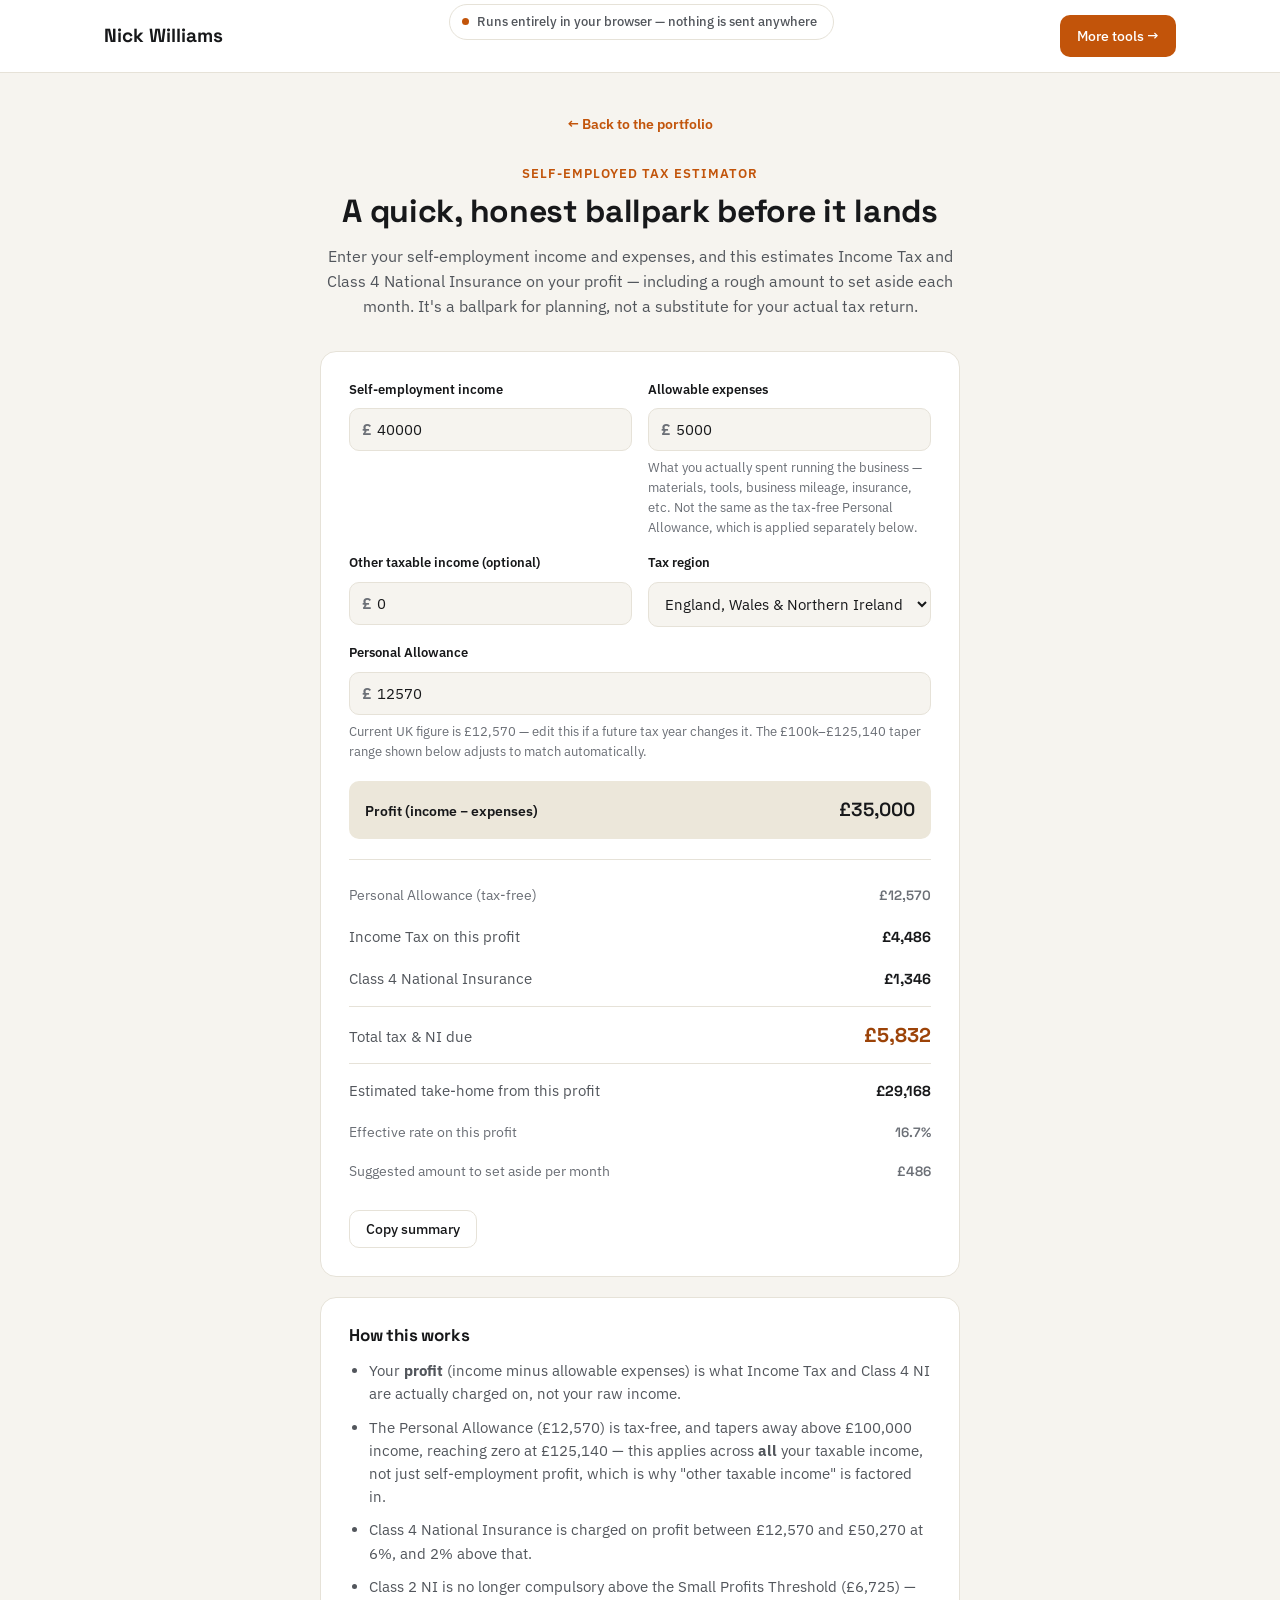
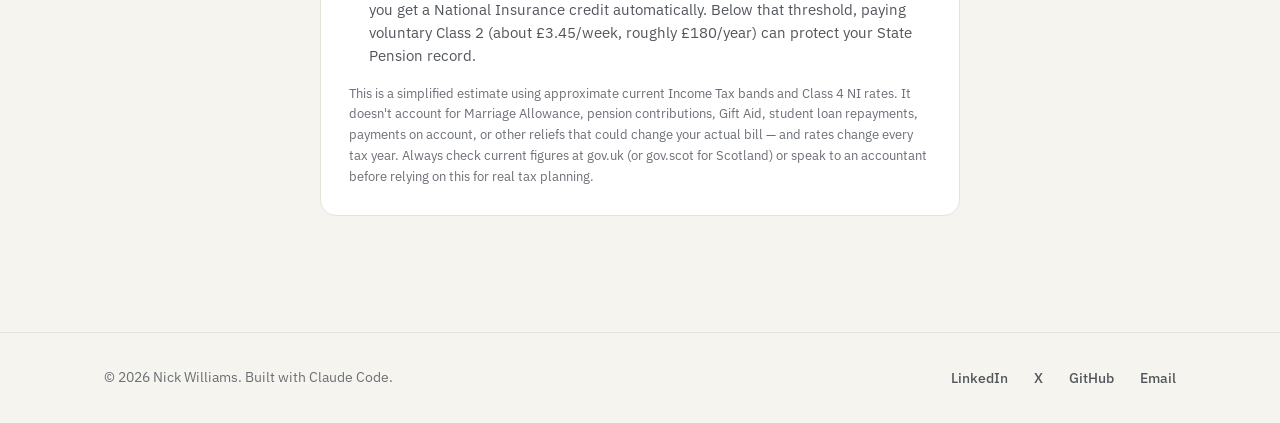
<file: tools/tax-estimator/index.html>
<!doctype html>
<html lang="en">
<head>
<meta charset="UTF-8">
<meta name="viewport" content="width=device-width, initial-scale=1">
<title>Self-Employed Tax Estimator — Nick Williams</title>
<meta name="description" content="A quick, honest ballpark of your Income Tax and Class 4 National Insurance bill as a sole trader — before it lands.">

<!-- TODO: update once a custom domain is live -->
<link rel="canonical" href="https://your-domain.example/tools/tax-estimator/">
<meta property="og:type" content="website">
<meta property="og:site_name" content="Nick Williams">
<meta property="og:title" content="Self-Employed Tax Estimator">
<meta property="og:description" content="A quick, honest ballpark of your Income Tax and Class 4 National Insurance bill as a sole trader — before it lands.">
<meta property="og:url" content="https://your-domain.example/tools/tax-estimator/">
<meta name="twitter:card" content="summary">
<meta name="twitter:title" content="Self-Employed Tax Estimator">
<meta name="twitter:description" content="A quick, honest ballpark of your Income Tax and Class 4 National Insurance bill as a sole trader — before it lands.">

<link rel="preconnect" href="https://fonts.googleapis.com">
<link rel="preconnect" href="https://fonts.gstatic.com" crossorigin>
<link href="https://fonts.googleapis.com/css2?family=Space+Grotesk:wght@600;700&family=IBM+Plex+Sans:wght@400;500&display=swap" rel="stylesheet">

<link rel="stylesheet" href="../../css/style.css">
<link rel="stylesheet" href="tax.css">
<link rel="icon" type="image/svg+xml" href="../../assets/icons/favicon.svg">
</head>
<body>

<header class="tool-topbar">
  <div class="wrap tool-topbar-inner">
    <a href="../../" class="brand">Nick Williams</a>
    <span class="pill tool-live-pill"><span class="dot"></span>Runs entirely in your browser — nothing is sent anywhere</span>
    <a class="btn btn-primary btn-small" href="../../#work">More tools →</a>
  </div>
</header>

<main class="wrap tax-shell">

  <div class="tax-intro">
    <a href="../../#work" class="back-link">← Back to the portfolio</a>
    <span class="eyebrow">Self-Employed Tax Estimator</span>
    <h1>A quick, honest ballpark before it lands</h1>
    <p class="lede">Enter your self-employment income and expenses, and this estimates Income Tax and Class 4 National Insurance on your profit — including a rough amount to set aside each month. It's a ballpark for planning, not a substitute for your actual tax return.</p>
  </div>

  <div class="tax-card">
    <form class="tax-form" id="tax-form">
      <div class="tax-field-row">
        <div class="tax-field-group">
          <label for="income-input">Self-employment income</label>
          <div class="tax-input-prefix">
            <span>£</span>
            <input type="number" id="income-input" min="0" step="1" value="40000">
          </div>
        </div>
        <div class="tax-field-group">
          <label for="expenses-input">Allowable expenses</label>
          <div class="tax-input-prefix">
            <span>£</span>
            <input type="number" id="expenses-input" min="0" step="1" value="5000">
          </div>
          <p class="tax-field-hint">What you actually spent running the business — materials, tools, business mileage, insurance, etc. Not the same as the tax-free Personal Allowance, which is applied separately below.</p>
        </div>
      </div>

      <div class="tax-field-row">
        <div class="tax-field-group">
          <label for="other-income-input">Other taxable income (optional)</label>
          <div class="tax-input-prefix">
            <span>£</span>
            <input type="number" id="other-income-input" min="0" step="1" value="0">
          </div>
        </div>
        <div class="tax-field-group">
          <label for="region-select">Tax region</label>
          <select id="region-select">
            <option value="rest-of-uk" selected>England, Wales &amp; Northern Ireland</option>
            <option value="scotland">Scotland</option>
          </select>
        </div>
      </div>

      <div class="tax-field-group">
        <label for="personal-allowance-input">Personal Allowance</label>
        <div class="tax-input-prefix">
          <span>£</span>
          <input type="number" id="personal-allowance-input" min="0" step="10" value="12570">
        </div>
        <p class="tax-field-hint">Current UK figure is £12,570 — edit this if a future tax year changes it. The £100k–£125,140 taper range shown below adjusts to match automatically.</p>
      </div>
    </form>

    <div class="tax-profit-line" id="tax-profit-line"></div>

    <div class="tax-results">
      <div class="tax-result-row tax-result-muted">
        <span>Personal Allowance (tax-free)</span>
        <span id="result-personal-allowance">£0</span>
      </div>
      <div class="tax-result-row">
        <span>Income Tax on this profit</span>
        <span id="result-income-tax">£0</span>
      </div>
      <div class="tax-result-row">
        <span>Class 4 National Insurance</span>
        <span id="result-ni">£0</span>
      </div>
      <div class="tax-result-row tax-result-total">
        <span>Total tax &amp; NI due</span>
        <span id="result-total">£0</span>
      </div>
      <div class="tax-result-row">
        <span>Estimated take-home from this profit</span>
        <span id="result-take-home">£0</span>
      </div>
      <div class="tax-result-row tax-result-muted">
        <span>Effective rate on this profit</span>
        <span id="result-effective-rate">0%</span>
      </div>
      <div class="tax-result-row tax-result-muted">
        <span>Suggested amount to set aside per month</span>
        <span id="result-monthly">£0</span>
      </div>
    </div>

    <p class="tax-class2-note" id="class2-note" hidden></p>

    <button type="button" class="btn btn-secondary btn-small" id="copy-summary-btn">Copy summary</button>
  </div>

  <div class="tax-card tax-info">
    <h2>How this works</h2>
    <ul>
      <li>Your <strong>profit</strong> (income minus allowable expenses) is what Income Tax and Class 4 NI are actually charged on, not your raw income.</li>
      <li>The Personal Allowance (£12,570) is tax-free, and tapers away above £100,000 income, reaching zero at £125,140 — this applies across <strong>all</strong> your taxable income, not just self-employment profit, which is why "other taxable income" is factored in.</li>
      <li>Class 4 National Insurance is charged on profit between £12,570 and £50,270 at 6%, and 2% above that.</li>
      <li>Class 2 NI is no longer compulsory above the Small Profits Threshold (£6,725) — you get a National Insurance credit automatically. Below that threshold, paying voluntary Class 2 (about £3.45/week, roughly £180/year) can protect your State Pension record.</li>
    </ul>
    <p class="tax-disclaimer">This is a simplified estimate using approximate current Income Tax bands and Class 4 NI rates. It doesn't account for Marriage Allowance, pension contributions, Gift Aid, student loan repayments, payments on account, or other reliefs that could change your actual bill — and rates change every tax year. Always check current figures at gov.uk (or gov.scot for Scotland) or speak to an accountant before relying on this for real tax planning.</p>
  </div>

</main>

<footer class="site-footer">
  <div class="wrap">
    <p class="copyright">© <span id="year">2026</span> Nick Williams. Built with Claude Code.</p>
    <ul class="footer-links">
      <li><a href="#">LinkedIn</a></li>
      <li><a href="#">X</a></li>
      <li><a href="#">GitHub</a></li>
      <li><a href="mailto:hello@example.com">Email</a></li>
    </ul>
  </div>
</footer>

<script src="../../js/main.js"></script>
<script src="tax.js"></script>
</body>
</html>
</file>
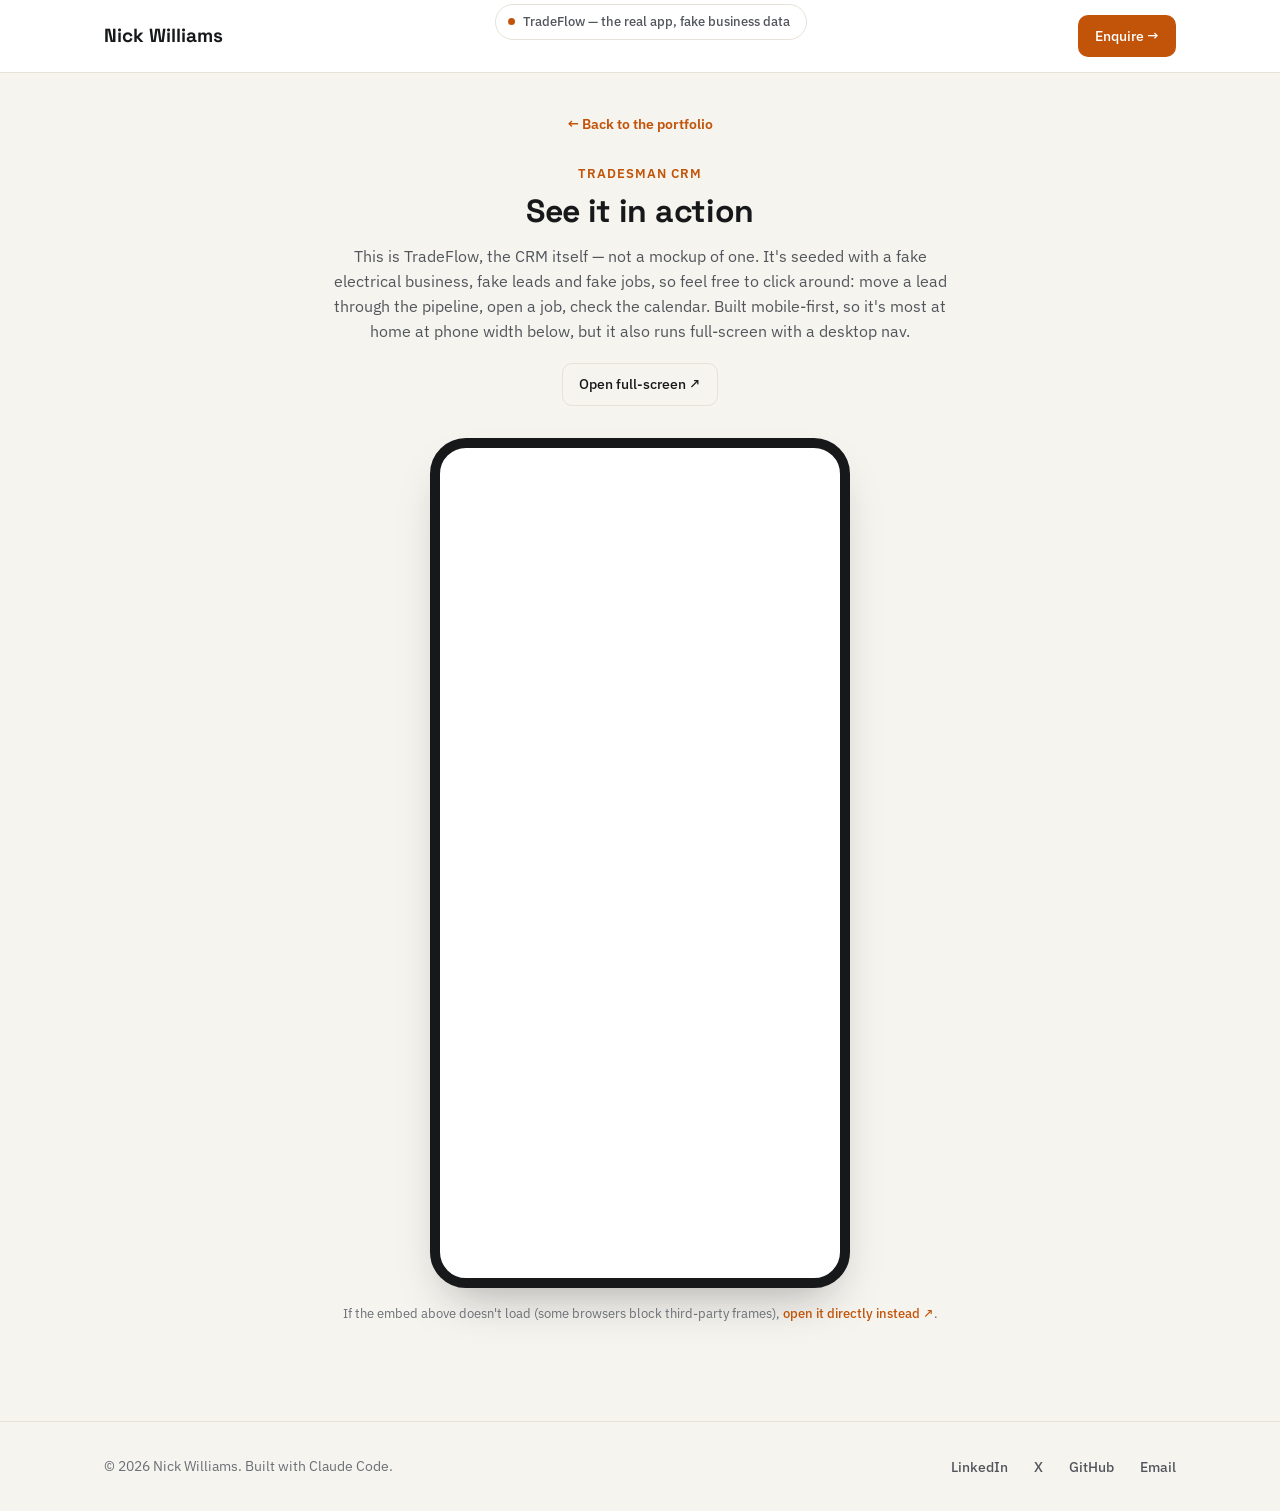
<file: tools/tradesman-crm/index.html>
<!doctype html>
<html lang="en">
<head>
<meta charset="UTF-8">
<meta name="viewport" content="width=device-width, initial-scale=1">
<title>Tradesman CRM — live demo — Nick Williams</title>
<meta name="description" content="TradeFlow, the real CRM I built for sole traders — seeded with fake data and running live below, not a mockup.">

<!-- TODO: update once a custom domain is live -->
<link rel="canonical" href="https://your-domain.example/tools/tradesman-crm/">
<meta property="og:type" content="website">
<meta property="og:site_name" content="Nick Williams">
<meta property="og:title" content="Tradesman CRM — live demo">
<meta property="og:description" content="TradeFlow, the real CRM I built for sole traders — seeded with fake data and running live below, not a mockup.">
<meta property="og:url" content="https://your-domain.example/tools/tradesman-crm/">
<meta name="twitter:card" content="summary">
<meta name="twitter:title" content="Tradesman CRM — live demo">
<meta name="twitter:description" content="TradeFlow, the real CRM I built for sole traders — seeded with fake data and running live below, not a mockup.">

<link rel="preconnect" href="https://fonts.googleapis.com">
<link rel="preconnect" href="https://fonts.gstatic.com" crossorigin>
<link href="https://fonts.googleapis.com/css2?family=Space+Grotesk:wght@600;700&family=IBM+Plex+Sans:wght@400;500&display=swap" rel="stylesheet">

<link rel="stylesheet" href="../../css/style.css">
<link rel="stylesheet" href="crm.css">
<link rel="icon" type="image/svg+xml" href="../../assets/icons/favicon.svg">
</head>
<body>

<header class="tool-topbar">
  <div class="wrap tool-topbar-inner">
    <a href="../../" class="brand">Nick Williams</a>
    <span class="pill tool-live-pill"><span class="dot"></span>TradeFlow — the real app, fake business data</span>
    <a class="btn btn-primary btn-small" href="mailto:hello@example.com?subject=Tradesman%20CRM%20enquiry">Enquire →</a>
  </div>
</header>

<main class="wrap crm-shell">

  <div class="crm-intro">
    <a href="../../#work" class="back-link">← Back to the portfolio</a>
    <span class="eyebrow">Tradesman CRM</span>
    <h1>See it in action</h1>
    <p class="lede">This is TradeFlow, the CRM itself — not a mockup of one. It's seeded with a fake electrical business, fake leads and fake jobs, so feel free to click around: move a lead through the pipeline, open a job, check the calendar. Built mobile-first, so it's most at home at phone width below, but it also runs full-screen with a desktop nav.</p>
    <a href="https://rndnick.github.io/trade-crm/" target="_blank" rel="noopener" class="btn btn-secondary btn-small">Open full-screen ↗</a>
  </div>

  <div class="crm-frame-wrap">
    <div class="device-frame">
      <iframe
        src="https://rndnick.github.io/trade-crm/"
        title="TradeFlow — live CRM app"
        loading="lazy"
      ></iframe>
    </div>
    <p class="crm-frame-note">If the embed above doesn't load (some browsers block third-party frames), <a href="https://rndnick.github.io/trade-crm/" target="_blank" rel="noopener">open it directly instead ↗</a>.</p>
  </div>

</main>

<footer class="site-footer">
  <div class="wrap">
    <p class="copyright">© <span id="year">2026</span> Nick Williams. Built with Claude Code.</p>
    <ul class="footer-links">
      <li><a href="#">LinkedIn</a></li>
      <li><a href="#">X</a></li>
      <li><a href="#">GitHub</a></li>
      <li><a href="mailto:hello@example.com">Email</a></li>
    </ul>
  </div>
</footer>

<script src="../../js/main.js"></script>
</body>
</html>
</file>
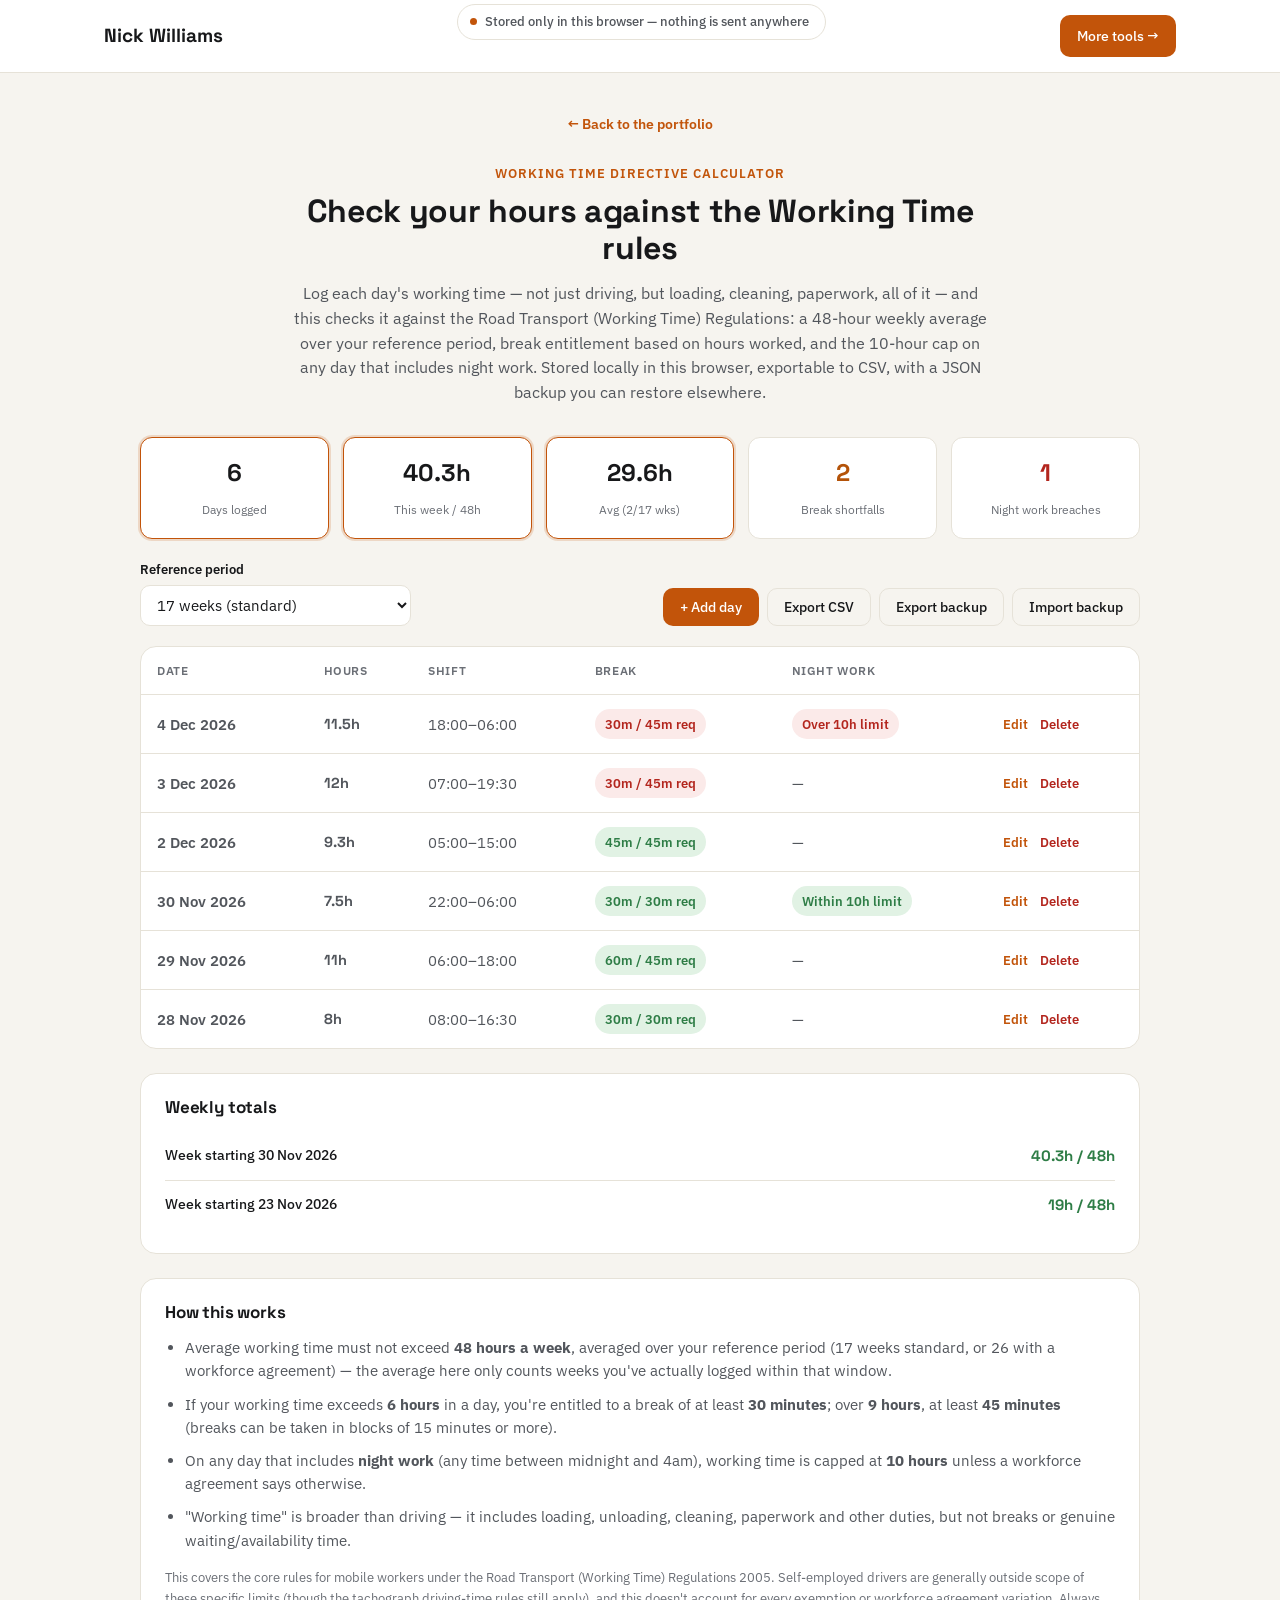
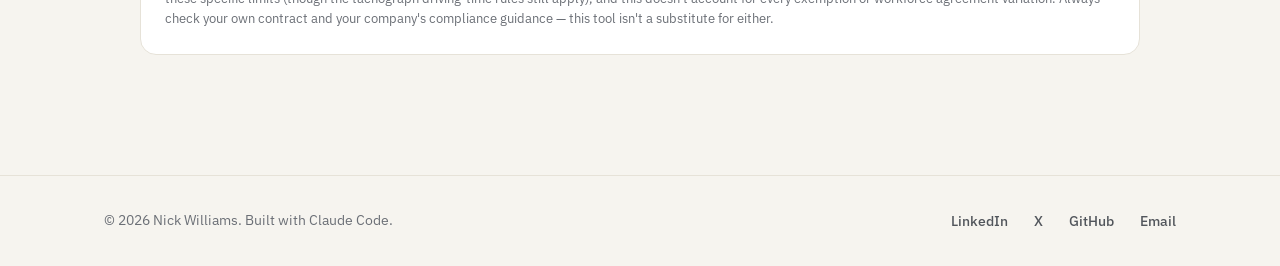
<file: tools/wtd-calculator/index.html>
<!doctype html>
<html lang="en">
<head>
<meta charset="UTF-8">
<meta name="viewport" content="width=device-width, initial-scale=1">
<title>Working Time Directive Calculator — Nick Williams</title>
<meta name="description" content="Log your daily working hours and check them against the Road Transport Working Time rules — 48-hour weekly average, break entitlement and night work limits.">

<!-- TODO: update once a custom domain is live -->
<link rel="canonical" href="https://your-domain.example/tools/wtd-calculator/">
<meta property="og:type" content="website">
<meta property="og:site_name" content="Nick Williams">
<meta property="og:title" content="Working Time Directive Calculator">
<meta property="og:description" content="Log your daily working hours and check them against the Road Transport Working Time rules — 48-hour weekly average, break entitlement and night work limits.">
<meta property="og:url" content="https://your-domain.example/tools/wtd-calculator/">
<meta name="twitter:card" content="summary">
<meta name="twitter:title" content="Working Time Directive Calculator">
<meta name="twitter:description" content="Log your daily working hours and check them against the Road Transport Working Time rules — 48-hour weekly average, break entitlement and night work limits.">

<link rel="preconnect" href="https://fonts.googleapis.com">
<link rel="preconnect" href="https://fonts.gstatic.com" crossorigin>
<link href="https://fonts.googleapis.com/css2?family=Space+Grotesk:wght@600;700&family=IBM+Plex+Sans:wght@400;500&display=swap" rel="stylesheet">

<link rel="stylesheet" href="../../css/style.css">
<link rel="stylesheet" href="wtd.css">
<link rel="icon" type="image/svg+xml" href="../../assets/icons/favicon.svg">
</head>
<body>

<header class="tool-topbar">
  <div class="wrap tool-topbar-inner">
    <a href="../../" class="brand">Nick Williams</a>
    <span class="pill tool-live-pill"><span class="dot"></span>Stored only in this browser — nothing is sent anywhere</span>
    <a class="btn btn-primary btn-small" href="../../#work">More tools →</a>
  </div>
</header>

<main class="wrap wtd-shell">

  <div class="wtd-intro">
    <a href="../../#work" class="back-link">← Back to the portfolio</a>
    <span class="eyebrow">Working Time Directive Calculator</span>
    <h1>Check your hours against the Working Time rules</h1>
    <p class="lede">Log each day's working time — not just driving, but loading, cleaning, paperwork, all of it — and this checks it against the Road Transport (Working Time) Regulations: a 48-hour weekly average over your reference period, break entitlement based on hours worked, and the 10-hour cap on any day that includes night work. Stored locally in this browser, exportable to CSV, with a JSON backup you can restore elsewhere.</p>
  </div>

  <div class="wtd-stats" id="wtd-stats">
    <button type="button" class="wtd-stat" data-filter="all">
      <span class="wtd-stat-value" id="stat-days">0</span>
      <span class="wtd-stat-label">Days logged</span>
    </button>
    <button type="button" class="wtd-stat" data-filter="all">
      <span class="wtd-stat-value" id="stat-this-week">0h</span>
      <span class="wtd-stat-label">This week / 48h</span>
    </button>
    <button type="button" class="wtd-stat" data-filter="all">
      <span class="wtd-stat-value" id="stat-average">—</span>
      <span class="wtd-stat-label" id="stat-average-label">Reference average</span>
    </button>
    <button type="button" class="wtd-stat warn" data-filter="breakShortfall">
      <span class="wtd-stat-value" id="stat-break-shortfall">0</span>
      <span class="wtd-stat-label">Break shortfalls</span>
    </button>
    <button type="button" class="wtd-stat bad" data-filter="nightBreach">
      <span class="wtd-stat-value" id="stat-night-breach">0</span>
      <span class="wtd-stat-label">Night work breaches</span>
    </button>
  </div>

  <div class="wtd-toolbar">
    <div class="wtd-ref-period">
      <label for="ref-period-select">Reference period</label>
      <select id="ref-period-select">
        <option value="17" selected>17 weeks (standard)</option>
        <option value="26">26 weeks (workforce agreement)</option>
      </select>
    </div>
    <div class="wtd-toolbar-actions">
      <button type="button" class="btn btn-primary btn-small" id="add-day-btn">+ Add day</button>
      <button type="button" class="btn btn-secondary btn-small" id="export-csv-btn">Export CSV</button>
      <button type="button" class="btn btn-secondary btn-small" id="export-backup-btn">Export backup</button>
      <button type="button" class="btn btn-secondary btn-small" id="import-backup-btn">Import backup</button>
      <input type="file" id="import-file-input" accept="application/json" hidden>
    </div>
  </div>

  <form class="wtd-card wtd-form" id="wtd-form" hidden>
    <input type="hidden" id="entry-id">
    <div class="wtd-form-grid">
      <div class="wtd-field-group">
        <label for="entry-date">Date</label>
        <input type="date" id="entry-date" required>
      </div>
      <div class="wtd-field-group">
        <label for="entry-start">Start time</label>
        <input type="time" id="entry-start" required>
      </div>
      <div class="wtd-field-group">
        <label for="entry-end">End time</label>
        <input type="time" id="entry-end" required>
      </div>
      <div class="wtd-field-group">
        <label for="entry-break">Break taken (minutes)</label>
        <input type="number" id="entry-break" min="0" max="600" value="0">
      </div>
      <div class="wtd-field-group full">
        <label for="entry-notes">Notes</label>
        <input type="text" id="entry-notes" placeholder="Optional">
      </div>
    </div>
    <div class="wtd-form-actions">
      <button type="submit" class="btn btn-primary btn-small" id="save-entry-btn">Add day</button>
      <button type="button" class="btn btn-secondary btn-small" id="cancel-edit-btn">Cancel</button>
    </div>
  </form>

  <div class="wtd-table-wrap">
    <table class="wtd-table" id="wtd-table">
      <thead>
        <tr>
          <th>Date</th>
          <th>Hours</th>
          <th>Shift</th>
          <th>Break</th>
          <th>Night work</th>
          <th></th>
        </tr>
      </thead>
      <tbody id="wtd-table-body"></tbody>
    </table>
    <p class="wtd-empty" id="wtd-empty" hidden></p>
  </div>

  <div class="wtd-card wtd-weekly-card">
    <h2>Weekly totals</h2>
    <ul class="wtd-weekly-list" id="wtd-weekly-list"></ul>
    <p class="wtd-empty" id="wtd-weekly-empty">No weeks logged yet.</p>
  </div>

  <div class="wtd-card wtd-info">
    <h2>How this works</h2>
    <ul>
      <li>Average working time must not exceed <strong>48 hours a week</strong>, averaged over your reference period (17 weeks standard, or 26 with a workforce agreement) — the average here only counts weeks you've actually logged within that window.</li>
      <li>If your working time exceeds <strong>6 hours</strong> in a day, you're entitled to a break of at least <strong>30 minutes</strong>; over <strong>9 hours</strong>, at least <strong>45 minutes</strong> (breaks can be taken in blocks of 15 minutes or more).</li>
      <li>On any day that includes <strong>night work</strong> (any time between midnight and 4am), working time is capped at <strong>10 hours</strong> unless a workforce agreement says otherwise.</li>
      <li>"Working time" is broader than driving — it includes loading, unloading, cleaning, paperwork and other duties, but not breaks or genuine waiting/availability time.</li>
    </ul>
    <p class="wtd-disclaimer">This covers the core rules for mobile workers under the Road Transport (Working Time) Regulations 2005. Self-employed drivers are generally outside scope of these specific limits (though the tachograph driving-time rules still apply), and this doesn't account for every exemption or workforce agreement variation. Always check your own contract and your company's compliance guidance — this tool isn't a substitute for either.</p>
  </div>

</main>

<footer class="site-footer">
  <div class="wrap">
    <p class="copyright">© <span id="year">2026</span> Nick Williams. Built with Claude Code.</p>
    <ul class="footer-links">
      <li><a href="#">LinkedIn</a></li>
      <li><a href="#">X</a></li>
      <li><a href="#">GitHub</a></li>
      <li><a href="mailto:hello@example.com">Email</a></li>
    </ul>
  </div>
</footer>

<script src="../../js/main.js"></script>
<script src="wtd.js"></script>
</body>
</html>
</file>
<file: css/style.css>
/* ==========================================================================
   Nick Williams — portfolio/blog
   Design tokens
   ========================================================================== */
:root {
  --bg: #F6F4EF;
  --surface: #FFFFFF;
  --text: #17181A;
  --text-secondary: #52565C;
  --text-muted: #6B6F76;
  --accent: #C2540A;
  --accent-dark: #9C4308;
  --border: #E6E2D8;
  --placeholder-bg: #ECE7DA;

  --radius-lg: 16px;
  --radius-md: 12px;
  --radius-sm: 10px;

  --font-head: 'Space Grotesk', sans-serif;
  --font-body: 'IBM Plex Sans', sans-serif;

  --container: 1120px;
}

* { box-sizing: border-box; }

html {
  scroll-behavior: smooth;
  scroll-padding-top: 88px;
}

body {
  margin: 0;
  background: var(--bg);
  color: var(--text-secondary);
  font-family: var(--font-body);
  font-weight: 400;
  font-size: 16px;
  line-height: 1.6;
  -webkit-font-smoothing: antialiased;
}

img { max-width: 100%; display: block; }

a { color: inherit; text-decoration: none; }

h1, h2, h3, h4 {
  font-family: var(--font-head);
  color: var(--text);
  margin: 0;
  line-height: 1.15;
  letter-spacing: -0.01em;
}

p { margin: 0; }

.wrap {
  max-width: var(--container);
  margin: 0 auto;
  padding: 0 24px;
}

/* ==========================================================================
   Buttons
   ========================================================================== */
.btn {
  display: inline-flex;
  align-items: center;
  justify-content: center;
  gap: 8px;
  font-family: var(--font-body);
  font-weight: 500;
  font-size: 15px;
  padding: 12px 22px;
  border-radius: var(--radius-sm);
  border: 1px solid transparent;
  cursor: pointer;
  transition: transform 0.15s ease, background-color 0.15s ease, border-color 0.15s ease, box-shadow 0.15s ease;
  white-space: nowrap;
}

.btn-primary {
  background: var(--accent);
  color: #FFFFFF;
}
.btn-primary:hover {
  background: var(--accent-dark);
  transform: translateY(-1px);
}

.btn-secondary {
  background: transparent;
  color: var(--text);
  border-color: var(--border);
}
.btn-secondary:hover {
  border-color: var(--text-muted);
  transform: translateY(-1px);
}

.btn-small {
  padding: 9px 16px;
  font-size: 14px;
}

/* ==========================================================================
   Nav
   ========================================================================== */
.site-nav {
  position: sticky;
  top: 0;
  z-index: 100;
  background: rgba(246, 244, 239, 0.88);
  backdrop-filter: saturate(180%) blur(10px);
  border-bottom: 1px solid var(--border);
}

.site-nav .wrap {
  display: flex;
  align-items: center;
  justify-content: space-between;
  height: 72px;
}

.brand {
  font-family: var(--font-head);
  font-weight: 700;
  font-size: 19px;
  color: var(--text);
}

.nav-links {
  display: flex;
  align-items: center;
  gap: 36px;
  list-style: none;
  margin: 0;
  padding: 0;
}

.nav-links a:not(.btn) {
  font-size: 15px;
  font-weight: 500;
  color: var(--text-secondary);
  transition: color 0.15s ease;
}
.nav-links a:not(.btn):hover { color: var(--text); }

.nav-right { display: flex; align-items: center; gap: 32px; }

.nav-toggle {
  display: none;
  background: none;
  border: 1px solid var(--border);
  border-radius: var(--radius-sm);
  width: 40px;
  height: 40px;
  align-items: center;
  justify-content: center;
  cursor: pointer;
}
.nav-toggle svg { width: 20px; height: 20px; color: var(--text); }

/* ==========================================================================
   Standalone tool page topbar (subnet calculator, password policy, etc.)
   ========================================================================== */
.tool-topbar {
  border-bottom: 1px solid var(--border);
  background: var(--surface);
}
.tool-topbar-inner {
  display: flex;
  align-items: center;
  justify-content: space-between;
  gap: 16px;
  height: 72px;
  flex-wrap: wrap;
}
.tool-live-pill {
  margin: 0;
  order: 3;
  flex-basis: 100%;
  justify-content: center;
}
@media (min-width: 720px) {
  .tool-live-pill { flex-basis: auto; order: 0; }
}

/* ==========================================================================
   Hero
   ========================================================================== */
.hero {
  padding: 88px 0 64px;
}

.pill {
  display: inline-flex;
  align-items: center;
  gap: 8px;
  background: var(--surface);
  border: 1px solid var(--border);
  border-radius: 999px;
  padding: 7px 16px 7px 12px;
  font-size: 13px;
  font-weight: 500;
  color: var(--text-secondary);
  margin-bottom: 28px;
}
.pill .dot {
  width: 7px;
  height: 7px;
  border-radius: 50%;
  background: var(--accent);
  flex-shrink: 0;
}

.hero h1 {
  font-size: 52px;
  font-weight: 700;
  max-width: 15ch;
  margin-bottom: 24px;
}

.hero .lede {
  font-size: 18px;
  max-width: 62ch;
  margin-bottom: 36px;
}

.hero .actions {
  display: flex;
  gap: 14px;
  flex-wrap: wrap;
}

/* ==========================================================================
   Section scaffolding
   ========================================================================== */
section { padding: 72px 0; }

.section-head {
  display: flex;
  align-items: flex-end;
  justify-content: space-between;
  gap: 24px;
  margin-bottom: 36px;
  flex-wrap: wrap;
}

.eyebrow {
  display: block;
  font-family: var(--font-body);
  font-size: 12.5px;
  font-weight: 600;
  letter-spacing: 0.08em;
  text-transform: uppercase;
  color: var(--accent);
  margin-bottom: 10px;
}

.section-head h2 { font-size: 30px; font-weight: 700; }

.head-link {
  font-size: 14.5px;
  font-weight: 500;
  color: var(--accent);
  white-space: nowrap;
  padding-bottom: 4px;
}
.head-link:hover { color: var(--accent-dark); }

/* ==========================================================================
   Card grid — tools
   ========================================================================== */
.card-grid {
  display: grid;
  grid-template-columns: repeat(3, 1fr);
  gap: 20px;
}

.tool-card {
  background: var(--surface);
  border: 1px solid var(--border);
  border-radius: var(--radius-lg);
  padding: 26px 24px;
  transition: transform 0.18s ease, border-color 0.18s ease, box-shadow 0.18s ease;
}

.tool-card:hover {
  transform: translateY(-4px);
  border-color: var(--accent);
  box-shadow: 0 12px 28px -18px rgba(23, 24, 26, 0.28);
}

.icon-chip {
  width: 42px;
  height: 42px;
  border-radius: var(--radius-sm);
  background: var(--placeholder-bg);
  display: flex;
  align-items: center;
  justify-content: center;
  margin-bottom: 18px;
}
.icon-chip svg {
  width: 20px;
  height: 20px;
  stroke: var(--accent-dark);
}

.tool-card h3 {
  font-size: 17px;
  font-weight: 600;
  margin-bottom: 8px;
}

.tool-card p {
  font-size: 14.5px;
  color: var(--text-muted);
  margin-bottom: 18px;
  min-height: 44px;
}

.try-link {
  display: inline-flex;
  align-items: center;
  gap: 6px;
  font-size: 14px;
  font-weight: 600;
  color: var(--accent);
  transition: gap 0.15s ease;
}
.try-link:hover { gap: 10px; color: var(--accent-dark); }

/* ==========================================================================
   Blog cards
   ========================================================================== */
.blog-grid {
  display: grid;
  grid-template-columns: repeat(3, 1fr);
  gap: 20px;
}

.post-card {
  display: block;
  background: var(--surface);
  border: 1px solid var(--border);
  border-radius: var(--radius-lg);
  overflow: hidden;
  transition: transform 0.18s ease, border-color 0.18s ease, box-shadow 0.18s ease;
}
.post-card:hover {
  transform: translateY(-4px);
  border-color: var(--accent);
  box-shadow: 0 12px 28px -18px rgba(23, 24, 26, 0.28);
}

.post-thumb {
  aspect-ratio: 16 / 10;
  background: var(--placeholder-bg);
  background-size: cover;
  background-position: center;
}

.post-body { padding: 20px 22px 24px; }

.post-meta {
  font-size: 13px;
  font-weight: 500;
  color: var(--text-muted);
  margin-bottom: 10px;
}
.post-meta .cat { color: var(--accent); font-weight: 600; }

.post-card h3 {
  font-size: 17px;
  font-weight: 600;
  margin-bottom: 8px;
}

.post-card .excerpt {
  font-size: 14.5px;
  color: var(--text-muted);
}

/* ==========================================================================
   About
   ========================================================================== */
.about-grid {
  display: grid;
  grid-template-columns: 1.15fr 0.85fr;
  gap: 56px;
  align-items: center;
}

.about-copy p { margin-bottom: 18px; font-size: 15.5px; }

.skill-tags {
  display: flex;
  flex-wrap: wrap;
  gap: 10px;
  margin: 26px 0 30px;
}

.skill-tag {
  font-size: 13px;
  font-weight: 500;
  color: var(--text-secondary);
  background: var(--surface);
  border: 1px solid var(--border);
  border-radius: 999px;
  padding: 7px 14px;
}

.about-image {
  aspect-ratio: 4 / 5;
  background: var(--placeholder-bg);
  border: 1px dashed #C9C2AF;
  border-radius: var(--radius-lg);
  display: flex;
  align-items: center;
  justify-content: center;
  text-align: center;
  padding: 24px;
}
.about-image span {
  font-size: 13px;
  color: var(--text-muted);
  font-weight: 500;
  max-width: 22ch;
}

/* ==========================================================================
   Footer
   ========================================================================== */
.site-footer {
  border-top: 1px solid var(--border);
  padding: 32px 0;
}
.site-footer .wrap {
  display: flex;
  align-items: center;
  justify-content: space-between;
  flex-wrap: wrap;
  gap: 16px;
}
.copyright { font-size: 13.5px; color: var(--text-muted); }

.footer-links {
  display: flex;
  gap: 26px;
  list-style: none;
  margin: 0;
  padding: 0;
}
.footer-links a {
  font-size: 13.5px;
  font-weight: 500;
  color: var(--text-secondary);
  transition: color 0.15s ease;
}
.footer-links a:hover { color: var(--accent); }

/* ==========================================================================
   Blog index / post pages (shared with blog/*.html)
   ========================================================================== */
.page-header {
  padding: 56px 0 8px;
}
.page-header .eyebrow { margin-bottom: 12px; }
.page-header h1 {
  font-size: 40px;
  font-weight: 700;
  margin-bottom: 16px;
}
.page-header .lede {
  font-size: 16.5px;
  max-width: 60ch;
}

.back-link {
  display: inline-flex;
  align-items: center;
  gap: 6px;
  font-size: 14px;
  font-weight: 600;
  color: var(--accent);
  margin-bottom: 28px;
}
.back-link:hover { color: var(--accent-dark); }

.post-article {
  max-width: 720px;
  margin: 0 auto;
  padding: 24px 24px 96px;
}

.post-article .post-hero-meta {
  margin-bottom: 18px;
}

.post-article h1 {
  font-size: 36px;
  margin-bottom: 22px;
}

.post-content { font-size: 16.5px; color: var(--text-secondary); }
.post-content p { margin-bottom: 20px; }
.post-content h2 {
  font-size: 24px;
  margin: 36px 0 16px;
}
.post-content h3 {
  font-size: 19px;
  margin: 28px 0 12px;
}
.post-content ul, .post-content ol {
  margin: 0 0 20px;
  padding-left: 22px;
}
.post-content li { margin-bottom: 8px; }
.post-content a { color: var(--accent); font-weight: 500; }
.post-content a:hover { color: var(--accent-dark); }
.post-content blockquote {
  margin: 24px 0;
  padding: 4px 0 4px 20px;
  border-left: 3px solid var(--accent);
  color: var(--text);
  font-style: italic;
}
.post-content code {
  background: var(--placeholder-bg);
  border-radius: 5px;
  padding: 2px 6px;
  font-size: 0.9em;
}
.post-content pre {
  background: var(--text);
  color: #F6F4EF;
  padding: 18px 20px;
  border-radius: var(--radius-md);
  overflow-x: auto;
  margin-bottom: 20px;
}
.post-content pre code {
  background: none;
  padding: 0;
  color: inherit;
}

.blog-index-grid { margin-top: 8px; }

.empty-state {
  text-align: center;
  padding: 60px 20px;
  color: var(--text-muted);
  border: 1px dashed var(--border);
  border-radius: var(--radius-lg);
}

/* ==========================================================================
   Responsive
   ========================================================================== */
@media (max-width: 860px) {
  .card-grid, .blog-grid { grid-template-columns: repeat(2, 1fr); }
  .about-grid { grid-template-columns: 1fr; }
  .about-image { max-width: 340px; margin: 0 auto; order: -1; }
  .hero h1 { font-size: 42px; }
}

@media (max-width: 640px) {
  .nav-links, .nav-right .btn { display: none; }
  .nav-toggle { display: flex; }
  .nav-right { gap: 12px; }

  .site-nav.open .nav-links {
    display: flex;
    flex-direction: column;
    align-items: flex-start;
    gap: 4px;
    position: absolute;
    top: 72px;
    left: 0;
    right: 0;
    background: var(--surface);
    border-bottom: 1px solid var(--border);
    padding: 16px 24px 24px;
  }
  .site-nav.open .nav-links a { padding: 10px 0; width: 100%; }
  .site-nav.open .nav-right .btn.btn-primary {
    display: inline-flex;
    position: absolute;
    top: 16px;
    right: 64px;
  }

  .card-grid, .blog-grid { grid-template-columns: 1fr; }
  .hero h1 { font-size: 34px; }
  .hero .lede { font-size: 16px; }
  .section-head h2 { font-size: 24px; }
  .post-article h1 { font-size: 28px; }
  .page-header h1 { font-size: 30px; }
}
</file>
<file: tools/asset-tracker/asset.css>
/* IT Asset Tracker — extends the shared design tokens from css/style.css */

.asset-shell {
  padding: 40px 24px 96px;
}

.asset-intro {
  max-width: 68ch;
  margin: 0 auto 32px;
  text-align: center;
}
.asset-intro .back-link,
.asset-intro .eyebrow {
  display: block;
}
.asset-intro h1 {
  font-size: 32px;
  margin: 10px 0 14px;
}
.asset-intro .lede {
  font-size: 15.5px;
  margin: 0 auto;
}

.asset-stats {
  display: grid;
  grid-template-columns: repeat(5, 1fr);
  gap: 14px;
  max-width: 1000px;
  margin: 0 auto 24px;
}
.asset-stat {
  display: block;
  width: 100%;
  font: inherit;
  color: inherit;
  background: var(--surface);
  border: 1px solid var(--border);
  border-radius: var(--radius-md);
  padding: 16px 18px;
  text-align: center;
  cursor: pointer;
  transition: border-color 0.15s ease, box-shadow 0.15s ease, transform 0.15s ease;
}
.asset-stat:hover {
  border-color: var(--text-muted);
  transform: translateY(-1px);
}
.asset-stat.active {
  border-color: var(--accent);
  box-shadow: 0 0 0 2px rgba(194, 84, 10, 0.18);
}
.asset-stat.ok.active {
  border-color: #2E7D46;
  box-shadow: 0 0 0 2px rgba(46, 125, 70, 0.18);
}
.asset-stat.warn.active {
  border-color: #B45309;
  box-shadow: 0 0 0 2px rgba(180, 83, 9, 0.18);
}
.asset-stat.bad.active {
  border-color: #B3261E;
  box-shadow: 0 0 0 2px rgba(179, 38, 30, 0.18);
}
.asset-stat.disposed.active {
  border-color: var(--text-muted);
  box-shadow: 0 0 0 2px rgba(107, 111, 118, 0.18);
}
.asset-stat-value {
  display: block;
  font-family: var(--font-head);
  font-size: 26px;
  font-weight: 700;
  color: var(--text);
  margin-bottom: 4px;
}
.asset-stat-label {
  font-size: 12.5px;
  color: var(--text-muted);
}
.asset-stat.ok .asset-stat-value { color: #2E7D46; }
.asset-stat.warn .asset-stat-value { color: #B45309; }
.asset-stat.bad .asset-stat-value { color: #B3261E; }
.asset-stat.disposed .asset-stat-value { color: var(--text-muted); }

.asset-toolbar {
  display: flex;
  flex-wrap: wrap;
  gap: 12px;
  align-items: center;
  justify-content: space-between;
  max-width: 1000px;
  margin: 0 auto 20px;
}
.asset-search {
  flex: 1 1 240px;
  font-family: var(--font-body);
  font-size: 15px;
  color: var(--text);
  background: var(--surface);
  border: 1px solid var(--border);
  border-radius: var(--radius-sm);
  padding: 10px 14px;
}
.asset-search:focus {
  outline: none;
  border-color: var(--accent);
}
.asset-toolbar-actions {
  display: flex;
  gap: 8px;
  flex-wrap: wrap;
}

.asset-card {
  background: var(--surface);
  border: 1px solid var(--border);
  border-radius: var(--radius-lg);
  padding: 24px;
  max-width: 1000px;
  margin: 0 auto 24px;
}

.asset-form-grid {
  display: grid;
  grid-template-columns: repeat(2, 1fr);
  gap: 16px;
  margin-bottom: 18px;
}
.asset-field-group {
  display: flex;
  flex-direction: column;
  gap: 6px;
}
.asset-field-group.full { grid-column: 1 / -1; }
.asset-field-group label {
  font-size: 13px;
  font-weight: 600;
  color: var(--text);
}
.asset-field-group input,
.asset-field-group select,
.asset-field-group textarea {
  font-family: var(--font-body);
  font-size: 15px;
  color: var(--text);
  background: var(--bg);
  border: 1px solid var(--border);
  border-radius: var(--radius-sm);
  padding: 10px 12px;
}
.asset-field-group textarea {
  resize: vertical;
  min-height: 64px;
}
.asset-field-group input:focus,
.asset-field-group select:focus,
.asset-field-group textarea:focus {
  outline: none;
  border-color: var(--accent);
}

.asset-form-actions {
  display: flex;
  gap: 10px;
}

.asset-table-wrap {
  max-width: 1000px;
  margin: 0 auto;
  background: var(--surface);
  border: 1px solid var(--border);
  border-radius: var(--radius-lg);
  overflow-x: auto;
}
.asset-table {
  width: 100%;
  border-collapse: collapse;
  min-width: 640px;
}
.asset-table th {
  text-align: left;
  font-size: 12px;
  font-weight: 600;
  text-transform: uppercase;
  letter-spacing: 0.05em;
  color: var(--text-muted);
  padding: 14px 16px;
  border-bottom: 1px solid var(--border);
  white-space: nowrap;
}
.asset-table td {
  padding: 14px 16px;
  border-bottom: 1px solid var(--border);
  font-size: 14.5px;
  color: var(--text-secondary);
  vertical-align: middle;
}
.asset-table tr:last-child td { border-bottom: none; }

.asset-name { font-weight: 600; color: var(--text); }
.asset-category { font-size: 12.5px; color: var(--text-muted); margin-top: 2px; }

.warranty-badge {
  display: inline-flex;
  align-items: center;
  font-size: 12.5px;
  font-weight: 600;
  padding: 5px 10px;
  border-radius: 999px;
  white-space: nowrap;
}
.warranty-badge.ok { background: #E1F2E4; color: #2E7D46; }
.warranty-badge.warn { background: #FDF0DA; color: #B45309; }
.warranty-badge.bad { background: #FBEAE9; color: #B3261E; }
.warranty-badge.neutral { background: var(--placeholder-bg); color: var(--text-muted); }
.warranty-badge.disposed { background: var(--placeholder-bg); color: var(--text-muted); font-style: italic; }

.asset-actions {
  display: flex;
  gap: 8px;
  white-space: nowrap;
}
.row-btn {
  font-family: var(--font-body);
  font-size: 13px;
  font-weight: 600;
  color: var(--accent);
  background: none;
  border: none;
  cursor: pointer;
  padding: 4px 2px;
}
.row-btn:hover { color: var(--accent-dark); text-decoration: underline; }
.row-btn-danger { color: #B3261E; }
.row-btn-danger:hover { color: #8C1D17; }

.asset-empty {
  text-align: center;
  padding: 40px 20px;
  color: var(--text-muted);
  font-size: 14.5px;
}

@media (max-width: 860px) {
  .asset-stats { grid-template-columns: repeat(2, 1fr); }
  .asset-form-grid { grid-template-columns: 1fr; }
}

@media (max-width: 480px) {
  .asset-card { padding: 18px; }
  .asset-toolbar { flex-direction: column; align-items: stretch; }
  .asset-toolbar-actions { justify-content: flex-start; }
}
</file>
<file: tools/job-quote-calculator/quote.css>
/* Job Quote Calculator — extends the shared design tokens from css/style.css */

.quote-shell {
  padding: 40px 24px 96px;
}

.quote-intro {
  max-width: 70ch;
  margin: 0 auto 32px;
  text-align: center;
}
.quote-intro .back-link,
.quote-intro .eyebrow {
  display: block;
}
.quote-intro h1 {
  font-size: 32px;
  margin: 10px 0 14px;
}
.quote-intro .lede {
  font-size: 15.5px;
  margin: 0 auto;
}

.quote-layout {
  display: grid;
  grid-template-columns: 420px 1fr;
  gap: 20px;
  align-items: start;
  max-width: 1080px;
  margin: 0 auto;
}

.quote-card {
  background: var(--surface);
  border: 1px solid var(--border);
  border-radius: var(--radius-lg);
  padding: 24px;
}

/* Form */
.quote-form { display: flex; flex-direction: column; gap: 18px; }

.quote-fieldset {
  border: 1px solid var(--border);
  border-radius: var(--radius-md);
  padding: 16px 16px 18px;
  margin: 0;
  display: flex;
  flex-direction: column;
  gap: 14px;
}
.quote-fieldset legend {
  font-size: 12.5px;
  font-weight: 600;
  letter-spacing: 0.04em;
  text-transform: uppercase;
  color: var(--text-muted);
  padding: 0 4px;
}

.quote-field-row {
  display: grid;
  grid-template-columns: 1fr 1fr;
  gap: 12px;
}
.quote-field-row.cols-3 {
  grid-template-columns: 1fr 1fr 1fr;
}

.quote-field-group label {
  display: block;
  font-size: 13px;
  font-weight: 500;
  color: var(--text);
  margin-bottom: 6px;
}
.quote-field-group input,
.quote-field-group textarea {
  width: 100%;
  font-family: var(--font-body);
  font-size: 15px;
  color: var(--text);
  background: var(--bg);
  border: 1px solid var(--border);
  border-radius: var(--radius-sm);
  padding: 10px 12px;
}
.quote-field-group textarea {
  resize: vertical;
  min-height: 56px;
}
.quote-field-group input:focus,
.quote-field-group textarea:focus {
  outline: none;
  border-color: var(--accent);
}

.quote-check {
  display: flex;
  align-items: center;
  gap: 9px;
  font-size: 13.5px;
  color: var(--text-secondary);
  cursor: pointer;
}
.quote-check input {
  width: 16px;
  height: 16px;
  accent-color: var(--accent);
  cursor: pointer;
  flex-shrink: 0;
}

/* Line items */
.quote-lines-head {
  display: grid;
  grid-template-columns: 1fr 56px 90px 90px 28px;
  gap: 8px;
  font-size: 11.5px;
  font-weight: 600;
  text-transform: uppercase;
  letter-spacing: 0.04em;
  color: var(--text-muted);
  padding: 0 2px;
}
.quote-line-row {
  display: grid;
  grid-template-columns: 1fr 56px 90px 90px 28px;
  gap: 8px;
  align-items: center;
  margin-top: 8px;
}
.quote-line-row input {
  width: 100%;
  font-family: var(--font-body);
  font-size: 14px;
  color: var(--text);
  background: var(--bg);
  border: 1px solid var(--border);
  border-radius: var(--radius-sm);
  padding: 8px 9px;
}
.quote-line-row input:focus {
  outline: none;
  border-color: var(--accent);
}
.quote-line-amount {
  font-family: var(--font-head);
  font-weight: 700;
  font-size: 14px;
  color: var(--text);
  text-align: right;
  padding-right: 4px;
}
.quote-line-remove {
  background: none;
  border: none;
  color: var(--text-muted);
  font-size: 18px;
  line-height: 1;
  cursor: pointer;
  padding: 4px;
}
.quote-line-remove:hover { color: #B3261E; }

#add-line-btn { align-self: flex-start; margin-top: 4px; }

/* Preview */
.quote-preview-card { min-width: 0; }

.quote-preview-header {
  display: flex;
  align-items: center;
  justify-content: space-between;
  flex-wrap: wrap;
  gap: 10px;
  margin-bottom: 18px;
  padding-bottom: 18px;
  border-bottom: 1px solid var(--border);
}
.quote-preview-label {
  font-size: 12.5px;
  font-weight: 600;
  letter-spacing: 0.06em;
  text-transform: uppercase;
  color: var(--text-muted);
}
.quote-preview-actions { display: flex; gap: 8px; flex-wrap: wrap; }

.quote-preview {
  font-size: 14.5px;
  color: var(--text-secondary);
}

.qp-header {
  display: flex;
  justify-content: space-between;
  gap: 16px;
  flex-wrap: wrap;
  margin-bottom: 24px;
  padding-bottom: 20px;
  border-bottom: 2px solid var(--text);
}
.qp-business-name {
  font-family: var(--font-head);
  font-size: 20px;
  font-weight: 700;
  color: var(--text);
  margin-bottom: 4px;
}
.qp-business-contact { font-size: 13.5px; color: var(--text-muted); }
.qp-meta { text-align: right; font-size: 13.5px; }
.qp-meta div { margin-bottom: 2px; }
.qp-meta .qp-title {
  font-family: var(--font-head);
  font-size: 18px;
  font-weight: 700;
  color: var(--text);
  margin-bottom: 6px;
}

.qp-client { margin-bottom: 22px; }
.qp-client-label {
  font-size: 12px;
  font-weight: 600;
  text-transform: uppercase;
  letter-spacing: 0.05em;
  color: var(--text-muted);
  margin-bottom: 6px;
}
.qp-client-name { font-weight: 600; color: var(--text); font-size: 15.5px; margin-bottom: 4px; }
.qp-job-desc { white-space: pre-wrap; }

.qp-table {
  width: 100%;
  border-collapse: collapse;
  margin-bottom: 20px;
}
.qp-table th {
  text-align: left;
  font-size: 12px;
  font-weight: 600;
  text-transform: uppercase;
  letter-spacing: 0.04em;
  color: var(--text-muted);
  padding: 8px 6px;
  border-bottom: 1px solid var(--border);
}
.qp-table th:last-child, .qp-table td:last-child { text-align: right; }
.qp-table td {
  padding: 9px 6px;
  border-bottom: 1px solid var(--border);
  color: var(--text-secondary);
}

.qp-totals {
  max-width: 320px;
  margin-left: auto;
}
.qp-totals-row {
  display: flex;
  justify-content: space-between;
  padding: 6px 0;
  font-size: 14.5px;
}
.qp-totals-row.qp-total {
  border-top: 2px solid var(--text);
  margin-top: 6px;
  padding-top: 12px;
  font-family: var(--font-head);
  font-size: 18px;
  font-weight: 700;
  color: var(--text);
}
.qp-totals-row.qp-deposit { color: var(--text-muted); font-size: 13.5px; }
.qp-totals-row.print-only { display: none; }

.qp-footer {
  margin-top: 26px;
  padding-top: 16px;
  border-top: 1px solid var(--border);
  font-size: 13px;
  color: var(--text-muted);
  white-space: pre-wrap;
}

@media (max-width: 860px) {
  .quote-layout { grid-template-columns: 1fr; }
  .quote-lines-head { display: none; }
  .quote-line-row {
    grid-template-columns: 1fr 1fr;
    grid-template-areas: "desc desc" "qty price" "amount remove";
    row-gap: 6px;
  }
  .quote-line-row input:nth-child(1) { grid-area: desc; }
  .quote-line-row input:nth-child(2) { grid-area: qty; }
  .quote-line-row input:nth-child(3) { grid-area: price; }
  .quote-line-row .quote-line-amount { grid-area: amount; }
  .quote-line-row .quote-line-remove { grid-area: remove; justify-self: end; }
}

@media (max-width: 480px) {
  .quote-card { padding: 18px; }
  .quote-field-row,
  .quote-field-row.cols-3 { grid-template-columns: 1fr; }
  .qp-header { flex-direction: column; }
  .qp-meta { text-align: left; }
}

/* Print — show only the quote itself */
@media print {
  .no-print { display: none !important; }
  .qp-totals-row.print-only { display: flex !important; }
  body, .quote-shell { background: #fff !important; padding: 0 !important; }
  .quote-layout { display: block; max-width: none; }
  .quote-card.quote-preview-card {
    border: none;
    padding: 0;
    box-shadow: none;
  }
}
</file>
<file: tools/password-policy-generator/policy.css>
/* Password Policy Generator — extends the shared design tokens from css/style.css */

.policy-shell {
  padding: 40px 24px 96px;
}

.policy-intro {
  max-width: 68ch;
  margin: 0 auto 32px;
  text-align: center;
}
.policy-intro .back-link,
.policy-intro .eyebrow {
  display: block;
}
.policy-intro h1 {
  font-size: 32px;
  margin: 10px 0 14px;
}
.policy-intro .lede {
  font-size: 15.5px;
  margin: 0 auto;
}

.policy-layout {
  display: grid;
  grid-template-columns: 360px 1fr;
  gap: 20px;
  align-items: start;
  max-width: 1040px;
  margin: 0 auto;
}

.policy-card {
  background: var(--surface);
  border: 1px solid var(--border);
  border-radius: var(--radius-lg);
  padding: 24px;
}

/* Form */
.policy-form { display: flex; flex-direction: column; gap: 20px; }

.policy-fieldset {
  border: 1px solid var(--border);
  border-radius: var(--radius-md);
  padding: 16px 16px 4px;
  margin: 0;
  display: flex;
  flex-direction: column;
  gap: 14px;
}
.policy-fieldset legend {
  font-size: 12.5px;
  font-weight: 600;
  letter-spacing: 0.04em;
  text-transform: uppercase;
  color: var(--text-muted);
  padding: 0 4px;
}

.policy-field-group label {
  display: block;
  font-size: 13.5px;
  font-weight: 500;
  color: var(--text);
  margin-bottom: 6px;
}

.policy-field-row {
  display: grid;
  grid-template-columns: 1fr 1fr;
  gap: 12px;
}

.policy-field-group input[type="text"],
.policy-field-group input[type="number"],
.policy-field-group select {
  width: 100%;
  font-family: var(--font-body);
  font-size: 15px;
  color: var(--text);
  background: var(--bg);
  border: 1px solid var(--border);
  border-radius: var(--radius-sm);
  padding: 10px 12px;
  transition: border-color 0.15s ease;
}
.policy-field-group input:focus,
.policy-field-group select:focus {
  outline: none;
  border-color: var(--accent);
}

.policy-checks {
  display: flex;
  flex-direction: column;
  gap: 10px;
  padding-bottom: 14px;
}
.policy-check {
  display: flex;
  align-items: center;
  gap: 9px;
  font-size: 13.5px;
  color: var(--text-secondary);
  cursor: pointer;
}
.policy-check input {
  width: 16px;
  height: 16px;
  accent-color: var(--accent);
  cursor: pointer;
  flex-shrink: 0;
}

/* Preview */
.policy-preview-card { min-width: 0; }

.policy-preview-header {
  display: flex;
  align-items: center;
  justify-content: space-between;
  flex-wrap: wrap;
  gap: 10px;
  margin-bottom: 18px;
  padding-bottom: 18px;
  border-bottom: 1px solid var(--border);
}
.policy-preview-label {
  font-size: 12.5px;
  font-weight: 600;
  letter-spacing: 0.06em;
  text-transform: uppercase;
  color: var(--text-muted);
}
.policy-preview-actions { display: flex; gap: 8px; }

.copy-btn {
  font-family: var(--font-body);
  font-size: 13px;
  font-weight: 600;
  color: var(--accent);
  background: transparent;
  border: 1px solid var(--border);
  border-radius: var(--radius-sm);
  padding: 7px 14px;
  cursor: pointer;
  transition: border-color 0.15s ease, color 0.15s ease;
}
.copy-btn:hover {
  border-color: var(--accent);
  color: var(--accent-dark);
}

.policy-preview {
  max-height: 720px;
  overflow-y: auto;
}

.policy-title {
  font-size: 22px;
  margin-bottom: 4px;
}
.policy-meta {
  font-size: 13px;
  color: var(--text-muted);
  margin-bottom: 20px;
}
.policy-h2 {
  font-size: 15px;
  font-weight: 700;
  color: var(--text);
  margin: 22px 0 8px;
}
.policy-h2:first-of-type { margin-top: 0; }
.policy-p {
  font-size: 14.5px;
  color: var(--text-secondary);
  margin-bottom: 10px;
}
.policy-ul {
  margin: 0 0 10px;
  padding-left: 20px;
}
.policy-ul li {
  font-size: 14.5px;
  color: var(--text-secondary);
  margin-bottom: 6px;
}

@media (max-width: 860px) {
  .policy-layout { grid-template-columns: 1fr; }
}

@media (max-width: 480px) {
  .policy-card { padding: 18px; }
  .policy-field-row { grid-template-columns: 1fr; }
  .policy-preview-header { flex-direction: column; align-items: flex-start; }
}
</file>
<file: tools/subnet-calculator/subnet.css>
/* Subnet & CIDR Calculator — extends the shared design tokens from css/style.css */

.subnet-shell {
  padding: 40px 24px 96px;
}

.subnet-intro {
  max-width: 62ch;
  margin: 0 auto 32px;
  text-align: center;
}
.subnet-intro .back-link,
.subnet-intro .eyebrow {
  display: block;
}
.subnet-intro h1 {
  font-size: 32px;
  margin: 10px 0 14px;
}
.subnet-intro .lede {
  font-size: 15.5px;
  margin: 0 auto;
}
.subnet-intro .lede code {
  background: var(--placeholder-bg);
  border-radius: 5px;
  padding: 2px 6px;
  font-size: 0.92em;
}

.subnet-card {
  max-width: 700px;
  margin: 0 auto;
  background: var(--surface);
  border: 1px solid var(--border);
  border-radius: var(--radius-lg);
  padding: 28px;
}

.subnet-form {
  display: grid;
  grid-template-columns: 1fr 130px;
  gap: 16px;
  margin-bottom: 8px;
}

.field label {
  display: block;
  font-size: 13px;
  font-weight: 600;
  color: var(--text);
  margin-bottom: 8px;
}

.field input[type="text"],
.field input[type="number"] {
  width: 100%;
  font-family: var(--font-body);
  font-size: 16px;
  color: var(--text);
  background: var(--bg);
  border: 1px solid var(--border);
  border-radius: var(--radius-sm);
  padding: 11px 14px;
  transition: border-color 0.15s ease;
}
.field input:focus {
  outline: none;
  border-color: var(--accent);
}

.prefix-input-wrap {
  display: flex;
  align-items: center;
  background: var(--bg);
  border: 1px solid var(--border);
  border-radius: var(--radius-sm);
  padding-left: 12px;
  transition: border-color 0.15s ease;
}
.prefix-input-wrap:focus-within { border-color: var(--accent); }
.prefix-slash {
  font-weight: 600;
  color: var(--text-muted);
}
.prefix-input-wrap input {
  border: none;
  background: none;
  padding-left: 4px;
}
.prefix-input-wrap input:focus { border: none; }

.subnet-error {
  font-size: 14px;
  font-weight: 500;
  color: #B3261E;
  background: #FBEAE9;
  border-radius: var(--radius-sm);
  padding: 10px 14px;
  margin: 12px 0 0;
}

.cidr-summary {
  margin-top: 24px;
  padding-top: 24px;
  border-top: 1px solid var(--border);
}
.cidr-summary-label {
  display: block;
  font-size: 12.5px;
  font-weight: 600;
  letter-spacing: 0.06em;
  text-transform: uppercase;
  color: var(--text-muted);
  margin-bottom: 8px;
}
.cidr-summary-row {
  display: flex;
  align-items: center;
  justify-content: space-between;
  gap: 12px;
}
.cidr-summary-value {
  font-family: var(--font-head);
  font-size: 22px;
  font-weight: 700;
  color: var(--text);
  word-break: break-all;
}

.copy-btn {
  flex-shrink: 0;
  font-family: var(--font-body);
  font-size: 13px;
  font-weight: 600;
  color: var(--accent);
  background: transparent;
  border: 1px solid var(--border);
  border-radius: var(--radius-sm);
  padding: 7px 14px;
  cursor: pointer;
  transition: border-color 0.15s ease, color 0.15s ease;
}
.copy-btn:hover {
  border-color: var(--accent);
  color: var(--accent-dark);
}

.stat-grid {
  display: grid;
  grid-template-columns: repeat(2, 1fr);
  gap: 12px;
  margin-top: 20px;
}

.stat-item {
  background: var(--bg);
  border: 1px solid var(--border);
  border-radius: var(--radius-md);
  padding: 14px 16px;
}
.stat-label {
  display: block;
  font-size: 12.5px;
  color: var(--text-muted);
  margin-bottom: 6px;
}
.stat-value {
  display: block;
  font-family: var(--font-head);
  font-size: 16px;
  font-weight: 700;
  color: var(--text);
  word-break: break-all;
}

.binary-view {
  margin-top: 24px;
  padding-top: 24px;
  border-top: 1px solid var(--border);
}
.binary-view-label {
  display: block;
  font-size: 12.5px;
  font-weight: 600;
  letter-spacing: 0.06em;
  text-transform: uppercase;
  color: var(--text-muted);
  margin-bottom: 14px;
}

.binary-octets {
  display: flex;
  gap: 16px;
  overflow-x: auto;
  padding-bottom: 6px;
}

.bit-octet {
  flex: 0 0 140px;
  text-align: center;
}
.bit-octet-label {
  font-size: 11px;
  font-weight: 600;
  color: var(--text-muted);
  margin-bottom: 2px;
}
.bit-octet-value {
  font-family: var(--font-head);
  font-size: 18px;
  font-weight: 700;
  color: var(--text);
  margin-bottom: 10px;
}

.octet-bits {
  display: grid;
  grid-template-columns: repeat(8, 1fr);
  gap: 3px;
}

.bit-slot {
  display: flex;
  flex-direction: column;
  align-items: center;
  gap: 4px;
  min-width: 0;
}
.bit-slot.boundary {
  border-right: 2px dotted var(--text-muted);
  padding-right: 4px;
  margin-right: 2px;
}

.bit-cell {
  width: 100%;
  height: 24px;
  display: flex;
  align-items: center;
  justify-content: center;
  font-size: 11px;
  font-weight: 700;
  border-radius: 4px;
  background: var(--placeholder-bg);
  color: var(--text-muted);
  overflow: hidden;
}
.bit-cell.network { background: #E1E6FA; color: #3949AB; }
.bit-cell.network.on { background: #3949AB; color: #fff; }
.bit-cell.host { background: #E1F2E4; color: #2E7D46; }
.bit-cell.host.on { background: #2E7D46; color: #fff; }

.bit-weight {
  font-size: 9.5px;
  color: var(--text-muted);
  overflow: hidden;
  white-space: nowrap;
}

.binary-boundary-labels {
  display: flex;
  justify-content: center;
  align-items: center;
  gap: 10px;
  margin-top: 14px;
  font-size: 12.5px;
  font-weight: 600;
}
.binary-boundary-labels .label-network { color: #3949AB; }
.binary-boundary-labels .label-host { color: #2E7D46; }
.binary-boundary-labels .label-sep { color: var(--text-muted); font-weight: 400; }

.range-block {
  margin-top: 24px;
  padding-top: 24px;
  border-top: 1px solid var(--border);
}
.range-block-label {
  display: block;
  font-size: 12.5px;
  font-weight: 600;
  letter-spacing: 0.06em;
  text-transform: uppercase;
  color: var(--text-muted);
  margin-bottom: 16px;
}
.range-track {
  position: relative;
  height: 4px;
  background: var(--placeholder-bg);
  border-radius: 999px;
  margin: 0 8px;
}
.range-track-fill {
  position: absolute;
  top: 0;
  height: 100%;
  background: var(--accent);
  border-radius: 999px;
}
.range-dot {
  position: absolute;
  top: 50%;
  width: 14px;
  height: 14px;
  border-radius: 50%;
  border: 2px solid var(--surface);
  transform: translate(-50%, -50%);
  box-shadow: 0 1px 3px rgba(23, 24, 26, 0.3);
}
.range-dot-start { background: #3949AB; }
.range-dot-end { background: var(--accent-dark); }
.range-endpoints {
  display: flex;
  justify-content: space-between;
  margin-top: 10px;
  font-family: var(--font-head);
  font-size: 13px;
  font-weight: 700;
  color: var(--text);
}

.subnet-note {
  margin-top: 18px;
  font-size: 13.5px;
  color: var(--text-muted);
  background: var(--placeholder-bg);
  border-radius: var(--radius-sm);
  padding: 12px 14px;
}

@media (max-width: 480px) {
  .subnet-card { padding: 22px 18px; }
  .subnet-form { grid-template-columns: 1fr; }
  .stat-grid { grid-template-columns: 1fr; }
  .binary-octets { gap: 10px; }
  .bit-octet { flex-basis: 120px; }
  .bit-octet-value { font-size: 15px; }
}
</file>
<file: tools/tachograph-calculator/tacho.css>
/* Tachograph Break Calculator — extends the shared design tokens from css/style.css */

.tacho-shell {
  padding: 40px 24px 96px;
}

.tacho-intro {
  max-width: 68ch;
  margin: 0 auto 32px;
  text-align: center;
}
.tacho-intro .back-link,
.tacho-intro .eyebrow {
  display: block;
}
.tacho-intro h1 {
  font-size: 32px;
  margin: 10px 0 14px;
}
.tacho-intro .lede {
  font-size: 15.5px;
  margin: 0 auto;
}

.tacho-status-card,
.tacho-daily-card,
.tacho-log-card,
.tacho-info {
  max-width: 640px;
  margin: 0 auto 20px;
  background: var(--surface);
  border: 1px solid var(--border);
  border-radius: var(--radius-lg);
  padding: 28px;
}

.tacho-status-card {
  text-align: center;
  transition: border-color 0.2s ease, box-shadow 0.2s ease;
}
.tacho-status-card.state-driving { border-color: #2E7D46; box-shadow: 0 0 0 2px rgba(46, 125, 70, 0.14); }
.tacho-status-card.state-overdue { border-color: #B3261E; box-shadow: 0 0 0 2px rgba(179, 38, 30, 0.16); }
.tacho-status-card.state-break { border-color: #B45309; box-shadow: 0 0 0 2px rgba(180, 83, 9, 0.14); }

.tacho-state-label {
  display: inline-block;
  font-size: 12.5px;
  font-weight: 700;
  letter-spacing: 0.08em;
  text-transform: uppercase;
  color: var(--text-muted);
  margin-bottom: 14px;
}
.state-driving .tacho-state-label { color: #2E7D46; }
.state-overdue .tacho-state-label { color: #B3261E; }
.state-break .tacho-state-label { color: #B45309; }

.tacho-main-value {
  font-family: var(--font-head);
  font-size: 52px;
  font-weight: 700;
  color: var(--text);
  line-height: 1.1;
  font-variant-numeric: tabular-nums;
}
.state-overdue .tacho-main-value { color: #B3261E; }

.tacho-main-caption {
  font-size: 14.5px;
  color: var(--text-muted);
  margin: 8px 0 0;
}

.tacho-sub-message {
  font-size: 13.5px;
  color: var(--text-secondary);
  background: var(--placeholder-bg);
  border-radius: var(--radius-sm);
  padding: 10px 14px;
  margin: 16px 0 0;
}

.tacho-actions {
  display: flex;
  justify-content: center;
  gap: 12px;
  flex-wrap: wrap;
  margin-top: 22px;
}

.tacho-daily-row {
  display: flex;
  justify-content: space-between;
  align-items: baseline;
  font-size: 14.5px;
  font-weight: 600;
  color: var(--text);
  margin-bottom: 10px;
}
.tacho-daily-row span:last-child {
  font-family: var(--font-head);
  font-size: 18px;
}
.tacho-daily-bar {
  height: 8px;
  background: var(--placeholder-bg);
  border-radius: 999px;
  overflow: hidden;
}
.tacho-daily-bar-fill {
  height: 100%;
  background: #2E7D46;
  border-radius: 999px;
  transition: width 0.3s ease, background-color 0.3s ease;
}
.tacho-daily-bar-fill.warn { background: #B45309; }
.tacho-daily-bar-fill.bad { background: #B3261E; }
.tacho-daily-note {
  font-size: 13px;
  color: var(--text-muted);
  margin: 10px 0 0;
}

.tacho-log-card h2,
.tacho-info h2 {
  font-size: 17px;
  margin-bottom: 14px;
}
.tacho-log-list {
  list-style: none;
  margin: 0;
  padding: 0;
}
.tacho-log-list li {
  display: flex;
  justify-content: space-between;
  gap: 12px;
  padding: 10px 0;
  border-bottom: 1px solid var(--border);
  font-size: 14px;
}
.tacho-log-list li:last-child { border-bottom: none; }
.tacho-log-type {
  font-weight: 600;
  color: var(--text);
}
.tacho-log-type.driving::before { content: '▸ '; color: #2E7D46; }
.tacho-log-type.break::before { content: '▸ '; color: #B45309; }
.tacho-log-time { color: var(--text-muted); }
.tacho-log-duration { font-weight: 600; color: var(--text); white-space: nowrap; }
.tacho-log-empty { color: var(--text-muted); font-size: 14px; margin: 0; }

.tacho-info ul {
  margin: 0 0 16px;
  padding-left: 20px;
}
.tacho-info li {
  font-size: 14.5px;
  color: var(--text-secondary);
  margin-bottom: 10px;
}
.tacho-disclaimer {
  font-size: 13px;
  color: var(--text-muted);
  margin: 0;
}

@media (max-width: 480px) {
  .tacho-status-card,
  .tacho-daily-card,
  .tacho-log-card,
  .tacho-info {
    padding: 20px;
  }
  .tacho-main-value { font-size: 40px; }
  .tacho-actions { flex-direction: column; }
  .tacho-actions .btn { width: 100%; }
}
</file>
<file: tools/tax-estimator/tax.css>
/* Self-Employed Tax Estimator — extends the shared design tokens from css/style.css */

.tax-shell {
  padding: 40px 24px 96px;
}

.tax-intro {
  max-width: 66ch;
  margin: 0 auto 32px;
  text-align: center;
}
.tax-intro .back-link,
.tax-intro .eyebrow {
  display: block;
}
.tax-intro h1 {
  font-size: 32px;
  margin: 10px 0 14px;
}
.tax-intro .lede {
  font-size: 15.5px;
  margin: 0 auto;
}

.tax-card {
  max-width: 640px;
  margin: 0 auto 20px;
  background: var(--surface);
  border: 1px solid var(--border);
  border-radius: var(--radius-lg);
  padding: 28px;
}

.tax-form {
  display: flex;
  flex-direction: column;
  gap: 16px;
  margin-bottom: 20px;
}
.tax-field-row {
  display: grid;
  grid-template-columns: 1fr 1fr;
  gap: 16px;
}
.tax-field-group label {
  display: block;
  font-size: 13px;
  font-weight: 600;
  color: var(--text);
  margin-bottom: 8px;
}
.tax-field-hint {
  font-size: 12.5px;
  color: var(--text-muted);
  margin: 6px 0 0;
}
.tax-field-group select {
  width: 100%;
  font-family: var(--font-body);
  font-size: 15px;
  color: var(--text);
  background: var(--bg);
  border: 1px solid var(--border);
  border-radius: var(--radius-sm);
  padding: 11px 12px;
}
.tax-field-group select:focus { outline: none; border-color: var(--accent); }

.tax-input-prefix {
  display: flex;
  align-items: center;
  background: var(--bg);
  border: 1px solid var(--border);
  border-radius: var(--radius-sm);
  padding-left: 12px;
  transition: border-color 0.15s ease;
}
.tax-input-prefix:focus-within { border-color: var(--accent); }
.tax-input-prefix span { font-weight: 600; color: var(--text-muted); }
.tax-input-prefix input {
  width: 100%;
  font-family: var(--font-body);
  font-size: 15px;
  color: var(--text);
  background: none;
  border: none;
  padding: 11px 12px 11px 6px;
}
.tax-input-prefix input:focus { outline: none; }

.tax-profit-line {
  display: flex;
  justify-content: space-between;
  align-items: baseline;
  padding: 14px 16px;
  background: var(--placeholder-bg);
  border-radius: var(--radius-sm);
  font-size: 14px;
  font-weight: 600;
  color: var(--text);
  margin-bottom: 20px;
}
.tax-profit-line .tax-profit-value {
  font-family: var(--font-head);
  font-size: 19px;
}

.tax-results {
  border-top: 1px solid var(--border);
  padding-top: 16px;
}
.tax-result-row {
  display: flex;
  justify-content: space-between;
  align-items: baseline;
  padding: 9px 0;
  font-size: 14.5px;
  color: var(--text-secondary);
}
.tax-result-row span:last-child {
  font-family: var(--font-head);
  font-weight: 700;
  color: var(--text);
}
.tax-result-row.tax-result-total {
  border-top: 1px solid var(--border);
  border-bottom: 1px solid var(--border);
  margin: 6px 0;
  padding: 12px 0;
}
.tax-result-row.tax-result-total span:last-child { font-size: 20px; color: var(--accent-dark); }
.tax-result-row.tax-result-muted { color: var(--text-muted); font-size: 13.5px; }
.tax-result-row.tax-result-muted span:last-child { font-size: 13.5px; color: var(--text-muted); font-weight: 600; }

.tax-class2-note {
  font-size: 13.5px;
  color: var(--text-secondary);
  background: var(--placeholder-bg);
  border-radius: var(--radius-sm);
  padding: 12px 14px;
  margin: 16px 0 0;
}

#copy-summary-btn { margin-top: 18px; }

.tax-info h2 {
  font-size: 17px;
  margin-bottom: 14px;
}
.tax-info ul {
  margin: 0 0 16px;
  padding-left: 20px;
}
.tax-info li {
  font-size: 14.5px;
  color: var(--text-secondary);
  margin-bottom: 10px;
}
.tax-disclaimer {
  font-size: 13px;
  color: var(--text-muted);
  margin: 0;
}

@media (max-width: 480px) {
  .tax-card { padding: 20px; }
  .tax-field-row { grid-template-columns: 1fr; }
  .tax-profit-line { flex-direction: column; gap: 4px; }
}
</file>
<file: tools/tradesman-crm/crm.css>
/* Tradesman CRM demo — extends the shared design tokens from css/style.css
   (the .tool-topbar-* classes for the header live in css/style.css, shared
   with the other standalone tool pages) */

.crm-shell {
  padding: 40px 24px 96px;
}

.crm-intro {
  max-width: 62ch;
  margin: 0 auto 32px;
  text-align: center;
}
.crm-intro .back-link,
.crm-intro .eyebrow {
  display: block;
}
.crm-intro h1 {
  font-size: 32px;
  margin: 10px 0 14px;
}
.crm-intro .lede {
  font-size: 15.5px;
  margin: 0 auto 20px;
}

.crm-frame-wrap {
  display: flex;
  flex-direction: column;
  align-items: center;
}

.device-frame {
  width: 100%;
  max-width: 420px;
  height: 850px;
  background: var(--surface);
  border: 10px solid var(--text);
  border-radius: 36px;
  overflow: hidden;
  box-shadow: 0 24px 48px -20px rgba(23, 24, 26, 0.35);
}
.device-frame iframe {
  width: 100%;
  height: 100%;
  border: none;
  display: block;
}

.crm-frame-note {
  margin-top: 16px;
  font-size: 13px;
  color: var(--text-muted);
  text-align: center;
}
.crm-frame-note a { color: var(--accent); font-weight: 500; }
.crm-frame-note a:hover { color: var(--accent-dark); }

@media (max-width: 480px) {
  .device-frame {
    height: 75vh;
    border-width: 6px;
    border-radius: 24px;
  }
}
</file>
<file: tools/wtd-calculator/wtd.css>
/* Working Time Directive Calculator — extends the shared design tokens from css/style.css */

.wtd-shell {
  padding: 40px 24px 96px;
}

.wtd-intro {
  max-width: 70ch;
  margin: 0 auto 32px;
  text-align: center;
}
.wtd-intro .back-link,
.wtd-intro .eyebrow {
  display: block;
}
.wtd-intro h1 {
  font-size: 32px;
  margin: 10px 0 14px;
}
.wtd-intro .lede {
  font-size: 15.5px;
  margin: 0 auto;
}

.wtd-stats {
  display: grid;
  grid-template-columns: repeat(5, 1fr);
  gap: 14px;
  max-width: 1000px;
  margin: 0 auto 20px;
}
.wtd-stat {
  display: block;
  width: 100%;
  font: inherit;
  color: inherit;
  background: var(--surface);
  border: 1px solid var(--border);
  border-radius: var(--radius-md);
  padding: 16px 18px;
  text-align: center;
  cursor: pointer;
  transition: border-color 0.15s ease, box-shadow 0.15s ease, transform 0.15s ease;
}
.wtd-stat:hover {
  border-color: var(--text-muted);
  transform: translateY(-1px);
}
.wtd-stat.active {
  border-color: var(--accent);
  box-shadow: 0 0 0 2px rgba(194, 84, 10, 0.18);
}
.wtd-stat.warn.active {
  border-color: #B45309;
  box-shadow: 0 0 0 2px rgba(180, 83, 9, 0.18);
}
.wtd-stat.bad.active {
  border-color: #B3261E;
  box-shadow: 0 0 0 2px rgba(179, 38, 30, 0.18);
}
.wtd-stat-value {
  display: block;
  font-family: var(--font-head);
  font-size: 24px;
  font-weight: 700;
  color: var(--text);
  margin-bottom: 4px;
}
.wtd-stat-label {
  font-size: 12px;
  color: var(--text-muted);
}
.wtd-stat.warn .wtd-stat-value { color: #B45309; }
.wtd-stat.bad .wtd-stat-value { color: #B3261E; }
.wtd-stat-value.bad-text { color: #B3261E; }

.wtd-toolbar {
  display: flex;
  flex-wrap: wrap;
  gap: 12px;
  align-items: flex-end;
  justify-content: space-between;
  max-width: 1000px;
  margin: 0 auto 20px;
}
.wtd-ref-period label {
  display: block;
  font-size: 12.5px;
  font-weight: 600;
  color: var(--text);
  margin-bottom: 6px;
}
.wtd-ref-period select {
  font-family: var(--font-body);
  font-size: 14.5px;
  color: var(--text);
  background: var(--surface);
  border: 1px solid var(--border);
  border-radius: var(--radius-sm);
  padding: 9px 12px;
}
.wtd-toolbar-actions {
  display: flex;
  gap: 8px;
  flex-wrap: wrap;
}

.wtd-card {
  background: var(--surface);
  border: 1px solid var(--border);
  border-radius: var(--radius-lg);
  padding: 24px;
  max-width: 1000px;
  margin: 0 auto 24px;
}

.wtd-form-grid {
  display: grid;
  grid-template-columns: repeat(2, 1fr);
  gap: 16px;
  margin-bottom: 18px;
}
.wtd-field-group {
  display: flex;
  flex-direction: column;
  gap: 6px;
}
.wtd-field-group.full { grid-column: 1 / -1; }
.wtd-field-group label {
  font-size: 13px;
  font-weight: 600;
  color: var(--text);
}
.wtd-field-group input {
  font-family: var(--font-body);
  font-size: 15px;
  color: var(--text);
  background: var(--bg);
  border: 1px solid var(--border);
  border-radius: var(--radius-sm);
  padding: 10px 12px;
}
.wtd-field-group input:focus {
  outline: none;
  border-color: var(--accent);
}
.wtd-form-actions {
  display: flex;
  gap: 10px;
}

.wtd-table-wrap {
  max-width: 1000px;
  margin: 0 auto 24px;
  background: var(--surface);
  border: 1px solid var(--border);
  border-radius: var(--radius-lg);
  overflow-x: auto;
}
.wtd-table {
  width: 100%;
  border-collapse: collapse;
  min-width: 680px;
}
.wtd-table th {
  text-align: left;
  font-size: 12px;
  font-weight: 600;
  text-transform: uppercase;
  letter-spacing: 0.05em;
  color: var(--text-muted);
  padding: 14px 16px;
  border-bottom: 1px solid var(--border);
  white-space: nowrap;
}
.wtd-table td {
  padding: 14px 16px;
  border-bottom: 1px solid var(--border);
  font-size: 14.5px;
  color: var(--text-secondary);
  vertical-align: middle;
}
.wtd-table tr:last-child td { border-bottom: none; }

.wtd-date { font-weight: 600; color: var(--text); }
.wtd-hours { font-weight: 700; color: var(--text); font-family: var(--font-head); }

.wtd-badge {
  display: inline-flex;
  align-items: center;
  font-size: 12.5px;
  font-weight: 600;
  padding: 5px 10px;
  border-radius: 999px;
  white-space: nowrap;
}
.wtd-badge.ok { background: #E1F2E4; color: #2E7D46; }
.wtd-badge.warn { background: #FDF0DA; color: #B45309; }
.wtd-badge.bad { background: #FBEAE9; color: #B3261E; }
.wtd-badge.neutral { background: var(--placeholder-bg); color: var(--text-muted); }

.wtd-actions {
  display: flex;
  gap: 8px;
  white-space: nowrap;
}
.row-btn {
  font-family: var(--font-body);
  font-size: 13px;
  font-weight: 600;
  color: var(--accent);
  background: none;
  border: none;
  cursor: pointer;
  padding: 4px 2px;
}
.row-btn:hover { color: var(--accent-dark); text-decoration: underline; }
.row-btn-danger { color: #B3261E; }
.row-btn-danger:hover { color: #8C1D17; }

.wtd-empty {
  text-align: center;
  padding: 32px 20px;
  color: var(--text-muted);
  font-size: 14.5px;
}

.wtd-weekly-list {
  list-style: none;
  margin: 0;
  padding: 0;
}
.wtd-weekly-list li {
  display: flex;
  align-items: center;
  justify-content: space-between;
  gap: 12px;
  padding: 12px 0;
  border-bottom: 1px solid var(--border);
}
.wtd-weekly-list li:last-child { border-bottom: none; }
.wtd-weekly-label { font-size: 14px; color: var(--text); font-weight: 500; }
.wtd-weekly-hours { font-family: var(--font-head); font-weight: 700; font-size: 15px; }
.wtd-weekly-hours.ok { color: #2E7D46; }
.wtd-weekly-hours.bad { color: #B3261E; }

.wtd-info h2, .wtd-weekly-card h2 {
  font-size: 17px;
  margin-bottom: 14px;
}
.wtd-info ul {
  margin: 0 0 16px;
  padding-left: 20px;
}
.wtd-info li {
  font-size: 14.5px;
  color: var(--text-secondary);
  margin-bottom: 10px;
}
.wtd-disclaimer {
  font-size: 13px;
  color: var(--text-muted);
  margin: 0;
}

@media (max-width: 860px) {
  .wtd-stats { grid-template-columns: repeat(2, 1fr); }
  .wtd-form-grid { grid-template-columns: 1fr; }
}

@media (max-width: 480px) {
  .wtd-card { padding: 18px; }
  .wtd-toolbar { flex-direction: column; align-items: stretch; }
  .wtd-toolbar-actions { justify-content: flex-start; }
}
</file>
